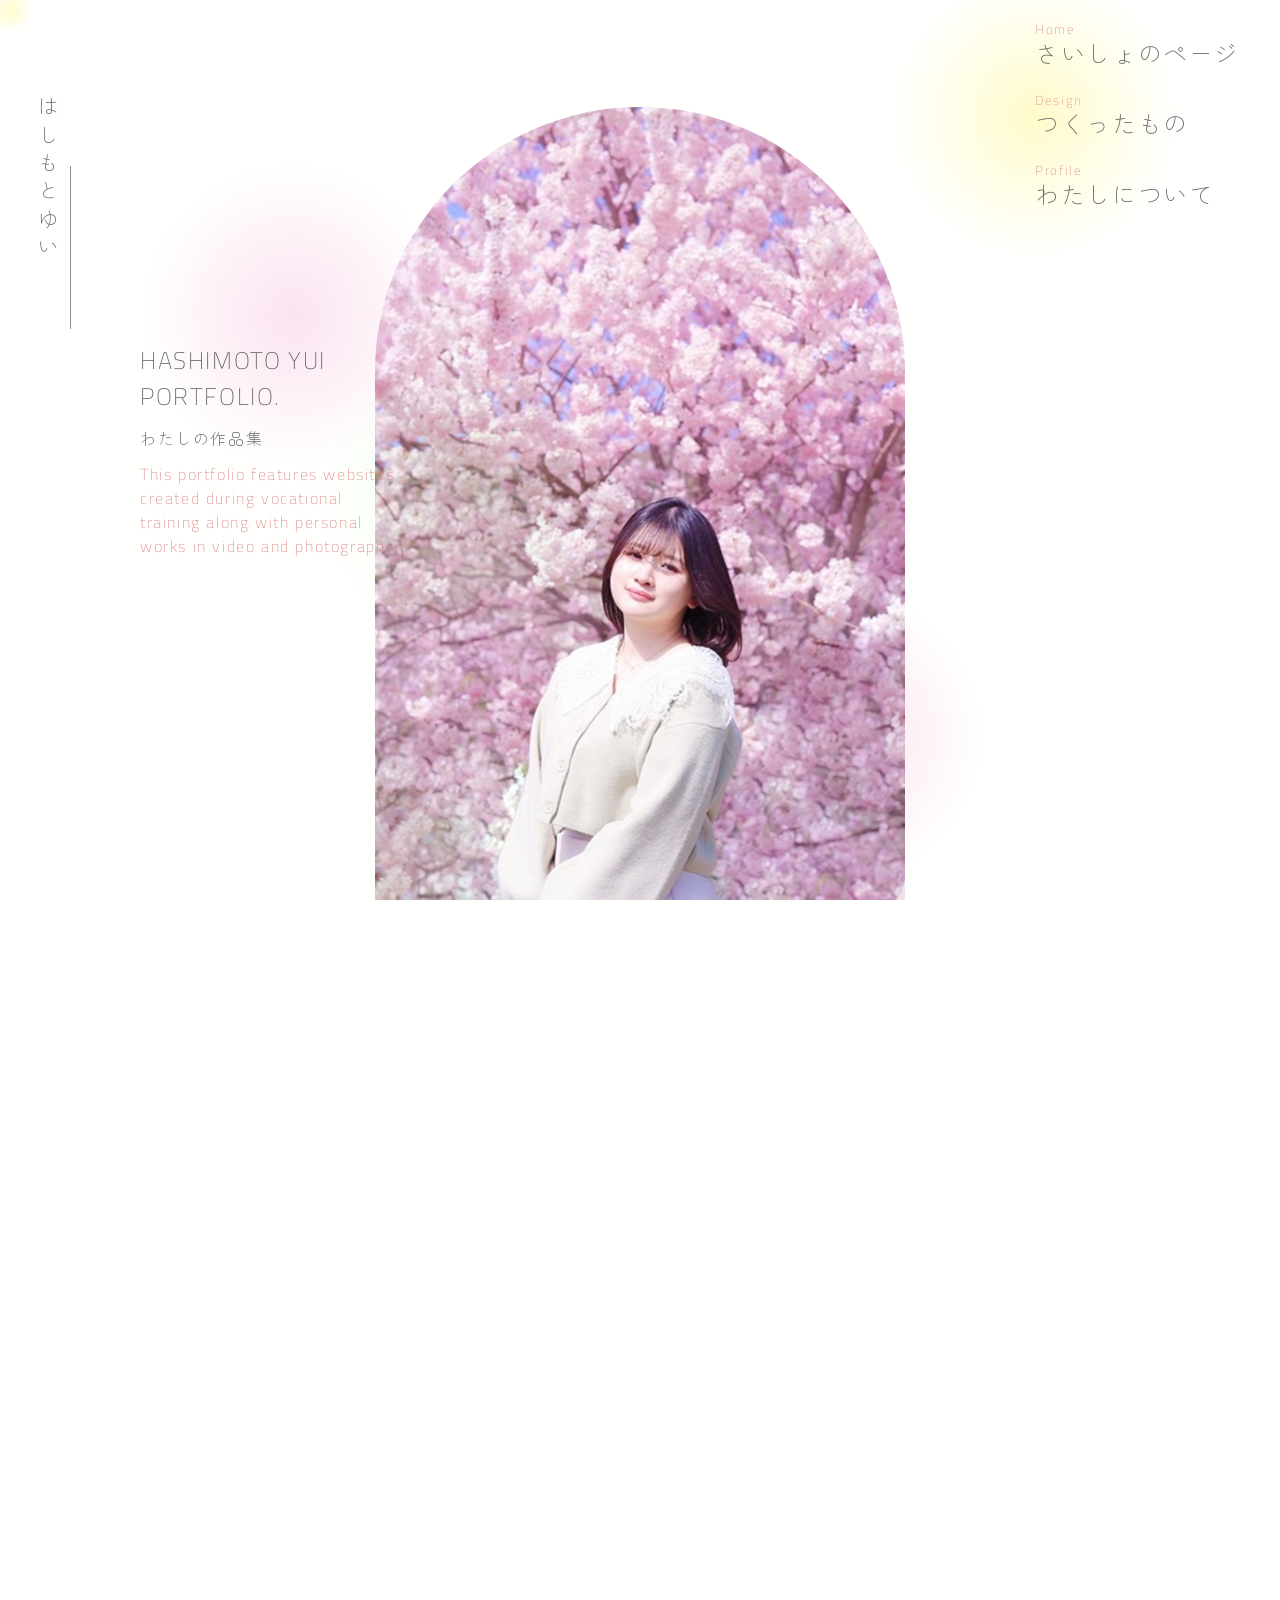
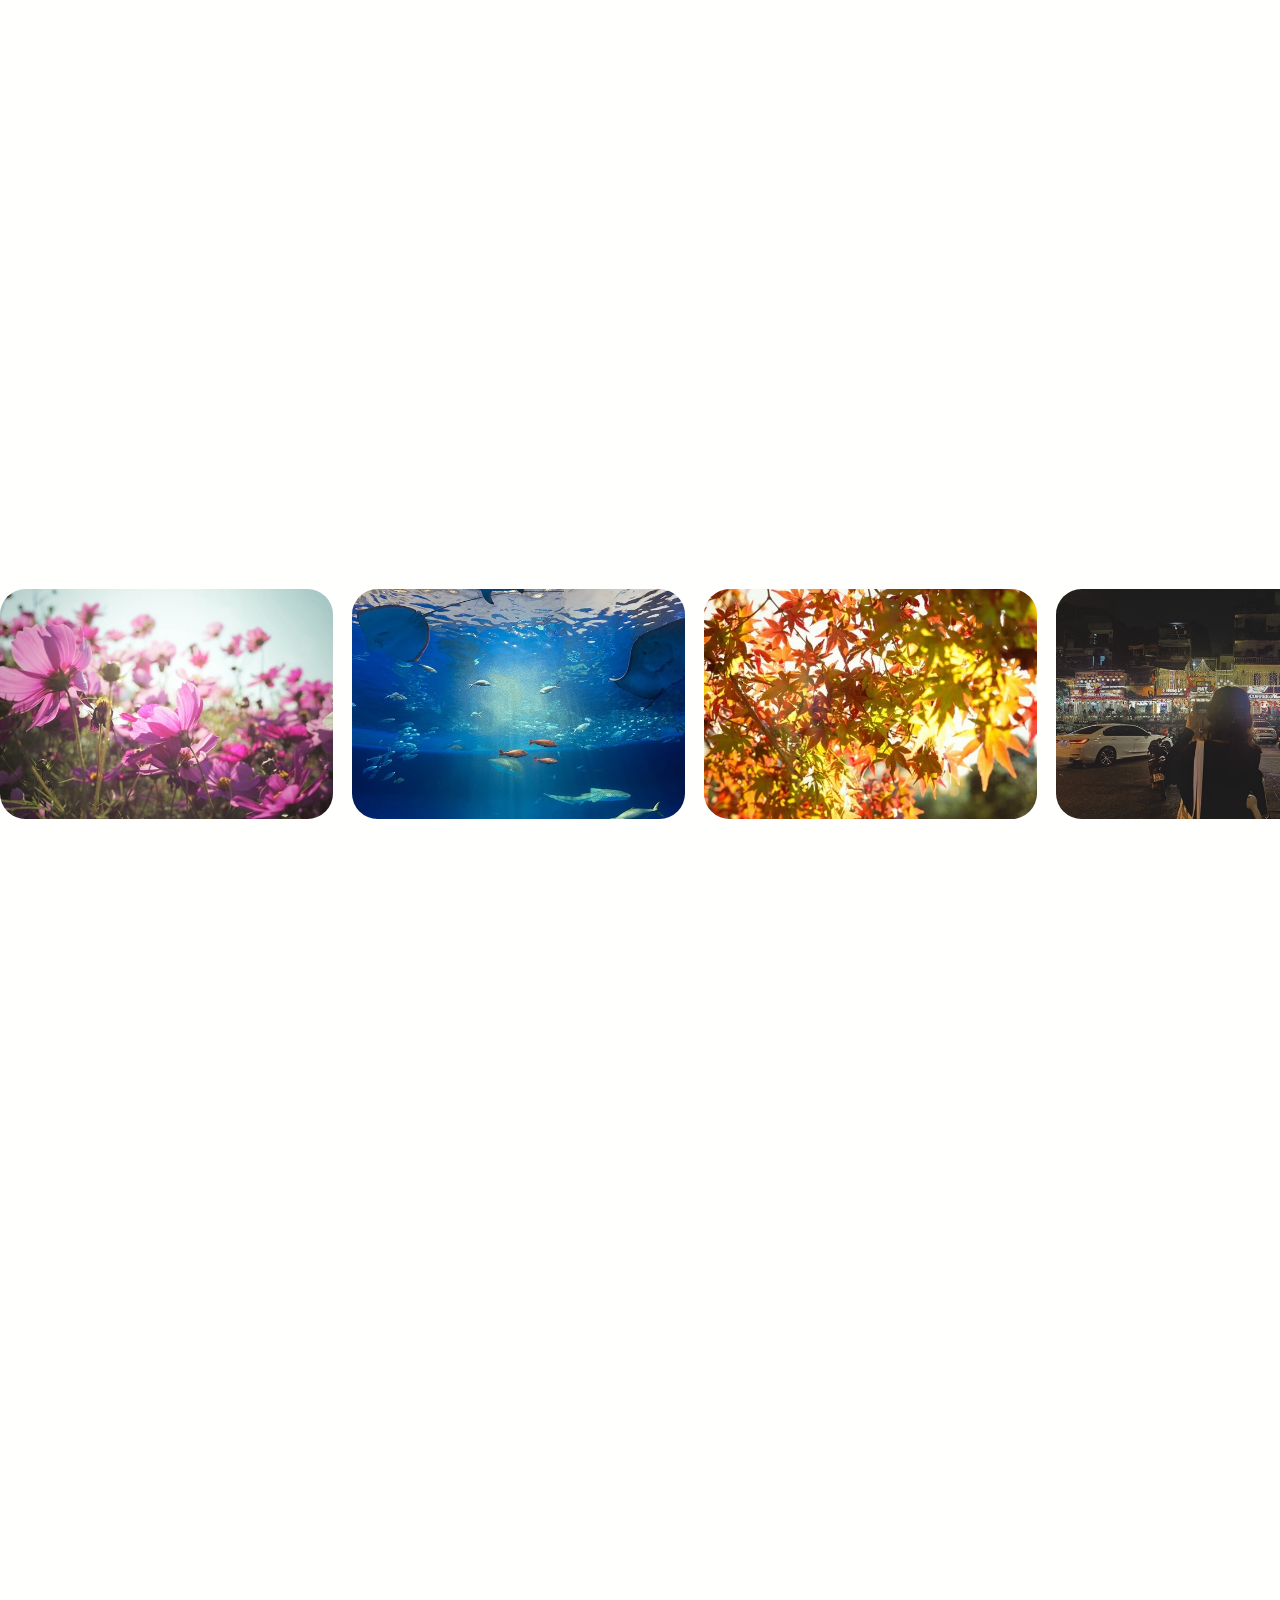
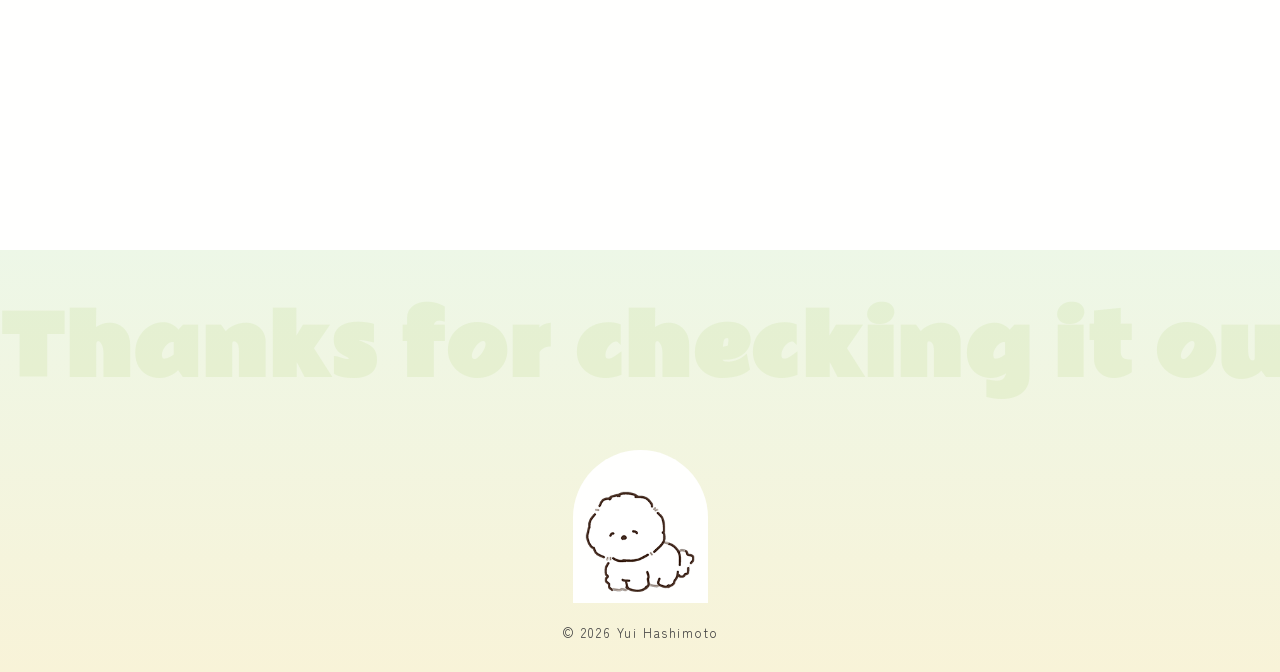
<file: index.html>
<!DOCTYPE html>
<html lang="ja">
<head>
	<meta charset="utf-8">
	<meta name="viewport" content="width=device-width, initial-scale=1">
	<title>はしもとゆいのポートフォリオ</title>
	<!--IEの互換防止-->
	<meta http-equiv="X-UA-Compatible" content="IE=Edge">
	<!--携帯電話リンク防止-->
	<meta name="format-detection" content="telephone=no">
	<!--CSS読み込み-->
	<link rel="stylesheet" href="css/style.css">
	<!--JS読み込み-->
	<script src="js/common.js" defer></script>
	<!--AOSJS-->
   <link href="https://unpkg.com/aos@2.3.1/dist/aos.css" rel="stylesheet">
	<!--Google fontからfont読み込み-->
	<link rel="preconnect" href="https://fonts.googleapis.com">
	<link rel="preconnect" href="https://fonts.gstatic.com" crossorigin>
	<link href="https://fonts.googleapis.com/css2?family=Rammetto+One&family=Titillium+Web:ital,wght@0,200;0,300;1,200&family=Zen+Maru+Gothic:wght@300;400;500&display=swap" rel="stylesheet">
</head>
<body>
	<div class="wrap">
		<header class="header">
			<nav id="nav" class="nav">
				<a href="index.html#top" class="nav-item">
					<span class="title-sub">Home</span>
					<span class="nav-main">さいしょのページ</span>
				</a>
				<a href="index.html#works" class="nav-item">
					<span class="title-sub">Design</span>
					<span class="nav-main">つくったもの</span>
				</a>
				<a href="index.html#profile" class="nav-item">
					<span class="title-sub">Profile</span>
					<span class="nav-main">わたしについて</span>	
				</a>
			</nav>
			<div class="overlay"></div>
		</header>

		<main class="main">
			<a href="#top" class="vertical">はしもとゆい</a>
			<div id="top" class="hero inner">
				<div class="text">
					<h1 class="top-title">HASHIMOTO YUI<br>PORTFOLIO.</h1>
					<p class="h1-sub">わたしの作品集</p>
					<p class="sub">
						This portfolio features websites<br>
						created during vocational<br>
						training along with personal<br>
						works in video and photography.
					</p>
				</div>

				<div class="top-img">
					<img src="img/top.jpg" alt="はしもとゆい">
				</div>
			</div>

			<!--works section-->
			<section id="works" class="works inner">
					<div class="works-head" data-aos="fade-up">
						<span class="title-sub">Design</span>
						<h2 class="section-title">つくったもの</h2>
						<p class="section-text">
							職業訓練で制作したWebサイトと、趣味で取り組んでいる動画・写真作品を掲載しています。<br>
							企画から制作まで、自分の手で形にしたものをまとめました。
	   				</p>
					</div>

					<!--item1-->
					<div class="work-item" data-aos="fade-up">
						<div class="work-image">
							<img src="img/undyra.jpg" alt="Undyra flower shop">
						</div>

						<div class="work-content">
							<p class="work-category">Website ｜ <span class="thin">自主制作</span></p>
							<h3 class="work-title">Undyra flower shop</h3>
							<p class="work-text">
								「社会の誰かが喜ぶサイト」という<br>
								共通のテーマでWebサイトを制作しました
							</p>
							<p class="work-tag">Planning ｜ Design ｜ Coding</p>

							<a href="undyra.html" class="more-link">
								もっとみる
								<span>→</span>
							</a>
						</div>
					</div>

					<!--item2-->
					<div class="work-item reverse" data-aos="fade-up">
						<div class="work-image">
							<img src="img/portfolio.jpg" alt="ポートフォリオ">
						</div>

						<div class="work-content">
							<p class="work-category">Website ｜ <span class="thin">自主制作</span></p>
							<h3 class="work-title">ポートフォリオ</h3>
							<p class="work-text">
								これまでに制作した作品をまとめ、<br>
								ポートフォリオとして形にしました
							</p>
							<p class="work-tag">Planning ｜ Design ｜ Coding</p>

							<a href="portfolio.html" class="more-link">
								もっとみる
								<span>→</span>
							</a>
						</div>
					</div>

					<!--item3-->
					<div class="work-item" data-aos="fade-up">
						<div class="work-image">
							<img src="img/clinic.jpg" alt="このはな病院">
						</div>

						<div class="work-content">
							<p class="work-category">Website ｜ <span class="thin">自主制作</span></p>
							<h3 class="work-title">このはな病院</h3>
							<p class="work-text">
								病院サイトをテーマに<br>
								動物病院のHPを制作しました
							</p>
							<p class="work-tag">Planning ｜ Design ｜ Coding</p>

							<a href="clinic.html" class="more-link">
								もっとみる
								<span>→</span>
							</a>
						</div>
					</div>

					<!--item4-->
					<div class="work-item reverse" data-aos="fade-up">
						<div class="work-image">
							<img src="img/cafe.jpg" alt="Rune cafe">
						</div>

						<div class="work-content">
							<p class="work-category">Website ｜ <span class="thin">自主制作</span></p>
							<h3 class="work-title">Rune cafe（TOPのみ）</h3>
							<p class="work-text">
								職業訓練での最初の課題として<br>
								カフェサイトのトップページを制作しました
							</p>
							<p class="work-tag">Planning ｜ Design ｜ Coding</p>

							<a href="cafe.html" class="more-link">
								もっとみる
								<span>→</span>
							</a>
						</div>
					</div>

					<!--item5-->
					<div class="work-item" data-aos="fade-up">
						<div class="work-movie">
							<a href="https://www.youtube.com/watch?v=dEHIqq2Hoqo" target="_blank" class="video-thumb">
								<img src="img/yomosugara.jpg" alt="夜もすがら君想ふ">
								<span class="play-btn">▶</span>
							</a>
						</div>

						<div class="work-content">
							<p class="work-category">Movie ｜ <span class="thin">個人依頼</span></p>
							<h3 class="work-title">夜もすがら君想ふ</h3>
							<p class="work-text">
								歌ってみた動画のPVを制作しました<br>
								イラストも担当しています
							</p>
							<p class="work-tag">Planning ｜ Design ｜ illustration ｜ Video Editing</p>

							<a href="yomosugara.html" class="more-link">
								もっとみる
								<span>→</span>
							</a>
						</div>
					</div>

					<!--item6-->
					<div class="work-item reverse" data-aos="fade-up">
							<div class="work-movie">
							<a href="https://www.youtube.com/watch?v=ngOwMPKmfDs" target="_blank" class="video-thumb">
								<img src="img/kyusyu.jpg" alt="九州の魅力紹介">
								<span class="play-btn">▶</span>
							</a>
						</div>

						<div class="work-content">
							<p class="work-category">Movie ｜ <span class="thin">自主制作</span></p>
							<h3 class="work-title">九州の魅力紹介</h3>
							<p class="work-text">
								九州の魅力を紹介する動画を<br>
								ナレーション付きで制作しました
							</p>
							<p class="work-tag">Planning ｜ Design ｜ Narration  |  Video Editing</p>

							<a href="kyusyu.html" class="more-link">
								もっとみる
								<span>→</span>
							</a>
						</div>					
					</div>

					<!--item7-->
					<div class="work-item" data-aos="fade-up">
						<div class="work-movie">
							<a href="https://www.youtube.com/watch?v=3dKa9_upob4" target="_blank" class="video-thumb">
								<img src="img/wedding.jpg" alt="ウェディングムービー">
								<span class="play-btn">▶</span>
							</a>
						</div>

						<div class="work-content">
							<p class="work-category">Movie ｜ <span class="thin">個人依頼</span></p>
							<h3 class="work-title">ウェディングムービー</h3>
							<p class="work-text">
								結婚式で実際に使用した<br>
								オープニングムービーを制作しました
							</p>
							<p class="work-tag">Planning ｜ Design ｜ Photography  |  Video Editing</p>

							<a href="wedding.html" class="more-link">
								もっとみる
								<span>→</span>
							</a>
						</div>						
					</div>
					<!--item8-->
					<div class="work-item reverse" data-aos="fade-up">
						<div class="work-banner">
							<img src="img/Smile Insurance.jpg" alt="Smile Insurance">
						</div>

						<div class="work-content">
							<p class="work-category">Banner ｜ <span class="thin">自主制作</span></p>
							<h3 class="work-title">スマイル保険</h3>
							<p class="work-text">
								「無料で気軽に相談できる保険サービス」をテーマに<br>
								オンライン予約へ誘導するためのバナーを制作しました
							</p>
							<p class="work-tag">Planning ｜ Design</p>

							<a href="banner.html" class="more-link">
								もっとみる
								<span>→</span>
							</a>
						</div>
					</div>

			</section>

			<!--bg-->
			<div class="bg-slider">
			  <div class="bg-slider-inner">
			    <img src="img/flour.jpeg" alt="コスモス">
			    <img src="img/sea.jpeg" alt="海の生き物">
			    <img src="img/autumn.jpeg" alt="秋の紅葉">
			    <img src="img/portrait.jpeg" alt="ポートレート">
			    <img src="img/orca.jpeg" alt="シャチ">
			    <img src="img/muffin.jpeg" alt="お菓子">
			    <img src="img/perfume.jpg" alt="香水">

			    <!-- ループ用に同じものもう一回 -->
			    <img src="img/flour.jpeg" alt="コスモス">
			    <img src="img/sea.jpeg" alt="海の生き物">
			    <img src="img/autumn.jpeg" alt="秋の紅葉">
			    <img src="img/portrait.jpeg" alt="ポートレート">
			    <img src="img/orca.jpeg" alt="シャチ">
			    <img src="img/muffin.jpeg" alt="お菓子">
			    <img src="img/perfume.jpg" alt="香水">
			     <!-- ループ用に同じものもう一回 -->
			    <img src="img/flour.jpeg" alt="コスモス">
			    <img src="img/sea.jpeg" alt="海の生き物">
			    <img src="img/autumn.jpeg" alt="秋の紅葉">
			    <img src="img/portrait.jpeg" alt="ポートレート">
			    <img src="img/orca.jpeg" alt="シャチ">
			    <img src="img/muffin.jpeg" alt="お菓子">
			    <img src="img/perfume.jpg" alt="香水">
			  </div>
			</div>

			<!--profile section-->
			<section id="profile" class="profile inner">
				<div class="profile-head" data-aos="fade-up">
					<span class="title-sub">Profile</span>
					<h2 class="section-title">わたしについて</h2>
				</div>

				<div class="profile-area" data-aos="fade-up">
					<div class="profile-image">
						<img src="img/profile.jpg" alt="はしもとゆい">
					</div>
					<div class="profile-text">
						<h3 class="profile-name">
							はしもと　ゆい<br>
							<span>Hashimoto Yui</span>
						</h3>

						<p class="profile-birth">
							1998.06.15生まれ 27歳
						</p>

						<p class="profile-description">

							建設機械のレンタルサービス業界の営業事務を辞め、
							以前より興味のあったWebデザインについて学び始めました。<br>
							幼い頃からものづくりが好きで、自分のつくったもので誰かの足を止めることができることに喜びを感じています。営業事務として培ってきた周りのニーズに応える力やプレゼン能力を活かし、「人生をより豊かにするデザイン」を届け、多くの人の力になることができるWebデザイナーを目指しています。
						</p>

						<a href="profile.html" class="more-link">
							もっとみる
							<span>→</span>
						</a>
					</div>
				</div>
			</section>
		</main>

		<!--footer-->
		<footer class="footer">
			<p class="footer-message">
				Thanks for checking it out.
			</p>

			<div class="footer-icon">
				<img src="img/inu-huwahuwa.png" alt="footer icon">
			</div>

			<p class="copyright">
			  © 2026 Yui Hashimoto
			</p>
		</footer>
	</div>

		<!--js-->
			<div id="mouse-stalker" class="mouse-stalker"></div>
		    <script src="https://unpkg.com/aos@2.3.1/dist/aos.js"></script>
		    <script>
			     AOS.init();
		    </script>
</body>
</html>
</file>
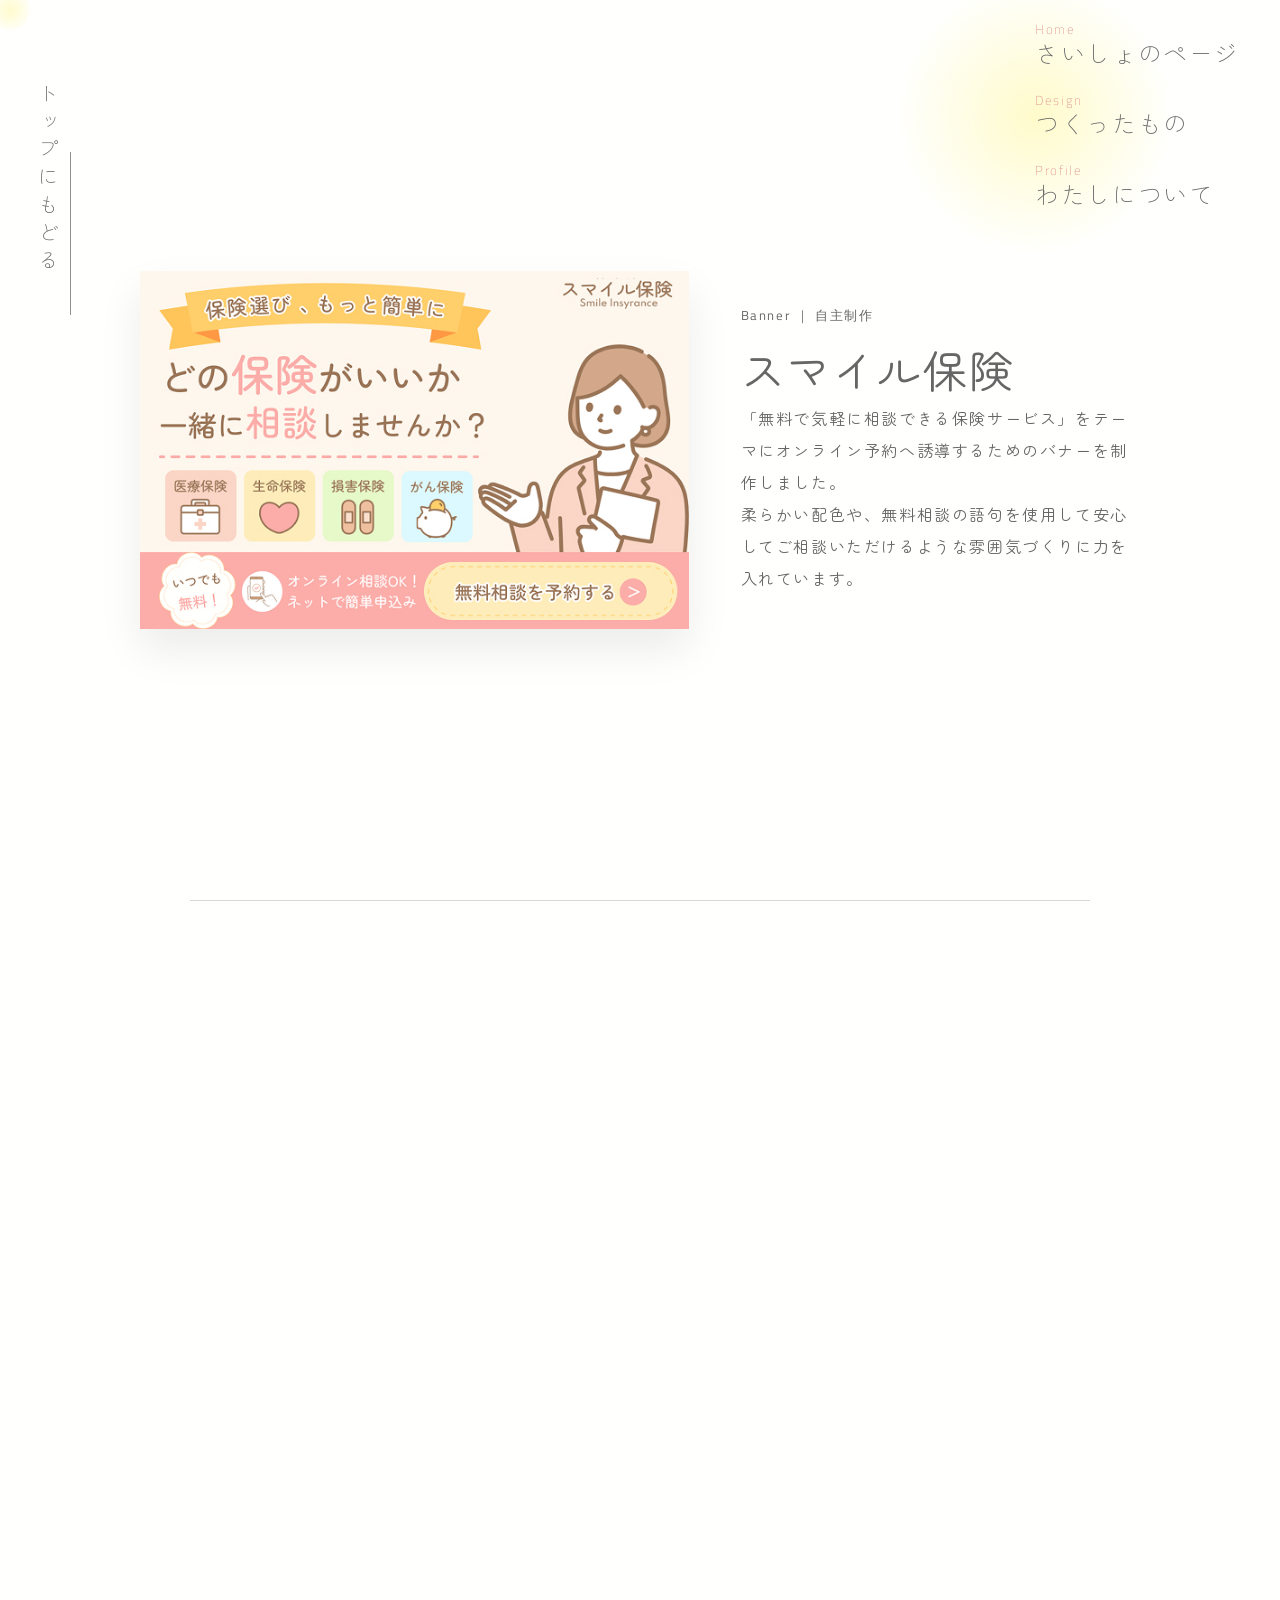
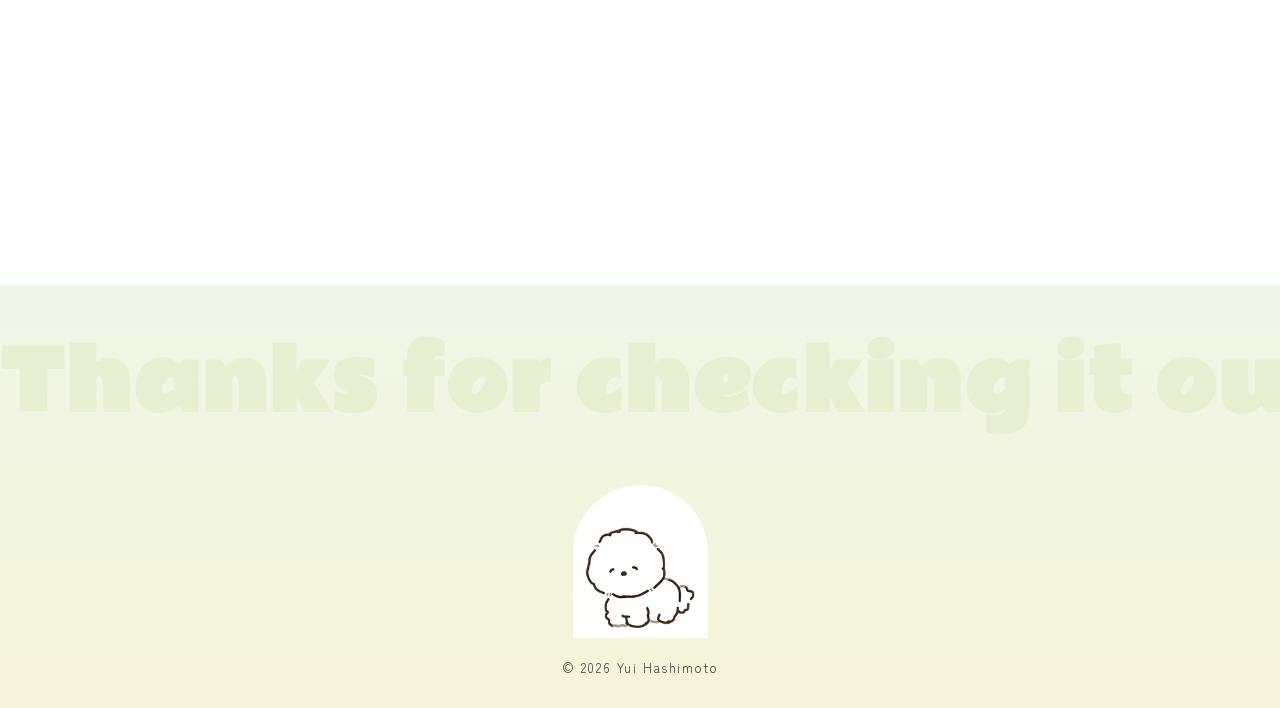
<file: banner.html>
<!DOCTYPE html>
<html lang="ja">
<head>
	<meta charset="utf-8">
	<meta name="viewport" content="width=device-width, initial-scale=1">
	<title>九州の魅力紹介-はしもとゆいのポートフォリオ</title>
	<!--IEの互換防止-->
	<meta http-equiv="X-UA-Compatible" content="IE=Edge">
	<!--携帯電話リンク防止-->
	<meta name="format-detection" content="telephone=no">
	<!--CSS読み込み-->
	<link rel="stylesheet" href="css/style.css">
	<!--JS読み込み-->
	<script src="js/common.js" defer></script>
	<!--AOSJS-->
   <link href="https://unpkg.com/aos@2.3.1/dist/aos.css" rel="stylesheet">
	<!--Google fontからfont読み込み-->
	<link rel="preconnect" href="https://fonts.googleapis.com">
	<link rel="preconnect" href="https://fonts.gstatic.com" crossorigin>
	<link href="https://fonts.googleapis.com/css2?family=Rammetto+One&family=Titillium+Web:ital,wght@0,200;0,300;1,200&family=Zen+Maru+Gothic:wght@300;400;500&display=swap" rel="stylesheet">
</head>
<body>
	<div class="wrap">
		<header class="header">

			<button class="hamburger" id="hamburger">
				<span></span>
				<span></span>
				<span></span>
			</button>

			<nav id="nav" class="nav">
				<a href="index.html#top" class="nav-item">
					<span class="title-sub">Home</span>
					<span class="nav-main">さいしょのページ</span>
				</a>
				<a href="index.html#works" class="nav-item">
					<span class="title-sub">Design</span>
					<span class="nav-main">つくったもの</span>
				</a>
				<a href="profile.html" class="nav-item">
					<span class="title-sub">Profile</span>
					<span class="nav-main">わたしについて</span>	
				</a>
			</nav>
			<div class="overlay"></div>
		</header>

		<main class="main">
			<a href="#top" class="vertical">トップにもどる</a>
			<!--profile section-->
			<section class="work-hero-movie inner">
				<div class="work-movie-more">
					<a href="https://www.youtube.com/watch?v=ngOwMPKmfDs" target="_blank" class="video-thumb">
					<div class="work-hero-movie-img">
					<img src="img/Smile Insurance.jpg" alt="スマイル保険バナー">
					</div>
					</a>
				</div>
				<div class="work-hero-text">
					<p class="work-category">Banner ｜ <span class="thin">自主制作</span></p>
					<h1 class="work-title-more">スマイル保険</h1>
					<p class="work-text-more">
						「無料で気軽に相談できる保険サービス」をテーマにオンライン予約へ誘導するためのバナーを制作しました。<br>
						柔らかい配色や、無料相談の語句を使用して安心してご相談いただけるような雰囲気づくりに力を入れています。
					</p>
				</div>
    		</section>

		    <section class="detail-list-movie inner movie-detail">

		      <div class="detail-row" data-aos="fade-up">
		        <h2 class="detail-title">ターゲット</h2>
		        <div class="detail-content">
		          「どの保険を選べばいいかわからない」と感じている20代〜40代の方。<br>
		          また、気軽にオンラインで相談したいと考えている忙しい社会人や子育て世代。
		        </div>
		      </div>

		      <div class="detail-row" data-aos="fade-up">
		        <h2 class="detail-title">目的</h2>
		        <div class="detail-content">
					保険相談に対する「難しそう」「営業されそう」という不安を和らげ、
					無料で気軽に相談できるサービスであることを伝えること。
					オンライン予約へ自然に誘導し、相談のハードルを下げること。
		        </div>
		      </div>

		      <div class="detail-row" data-aos="fade-up">
		        <h2 class="detail-title">構成のこだわり</h2>
		        <div class="detail-content">
		        	「保険選びをもっと簡単に」という悩みを最初に配置し、
		        	ユーザーが共感しやすい流れを意識しました。
		        	その後に保険の種類や無料相談の情報を整理して配置することで、
		        	短時間でも内容が伝わりやすい構成にしています。
		        </div>
		      </div>

		      <div class="detail-row" data-aos="fade-up">
		        <h2 class="detail-title">デザインのこだわり</h2>
		        <div class="detail-content">
					ピンクやベージュを基調に、
					やさしく親しみやすい雰囲気になるようデザインしました。
					イラストを使用することで相談への心理的ハードルを下げ、
					安心感を与えられるよう工夫しています。
					また、CTAボタンを下部に大きく配置し、自然に予約へ目線が流れるよう意識しました。
		        </div>
		      </div>

		      <div class="detail-row" data-aos="fade-up">
		        <h2 class="detail-title">制作期間</h2>
		        <div class="detail-content schedule">
		          <div class="schedule-item"><span>企画</span><span>1時間</span></div>
		          <div class="schedule-item"><span>デザイン</span><span>2時間</span></div>
		        </div>
		      </div>
		      <div class="detail-row" data-aos="fade-up">
		        <h2 class="detail-title">使用ツール</h2>
		        <div class="detail-content">
		          Figma
		        </div>
		      </div>
		    </section>
		</main>

		<!--footer-->
		<footer class="footer">
			<p class="footer-message">
				Thanks for checking it out.
			</p>

			<div class="footer-icon">
				<img src="img/inu-huwahuwa.png" alt="footer icon">
			</div>

			<p class="copyright">
			  © 2026 Yui Hashimoto
			</p>
		</footer>
	</div>

		<!--js-->
			<div id="mouse-stalker" class="mouse-stalker"></div>
		    <script src="https://unpkg.com/aos@2.3.1/dist/aos.js"></script>
		    <script>
			     AOS.init();
		    </script>
</body>
</html>
</file>
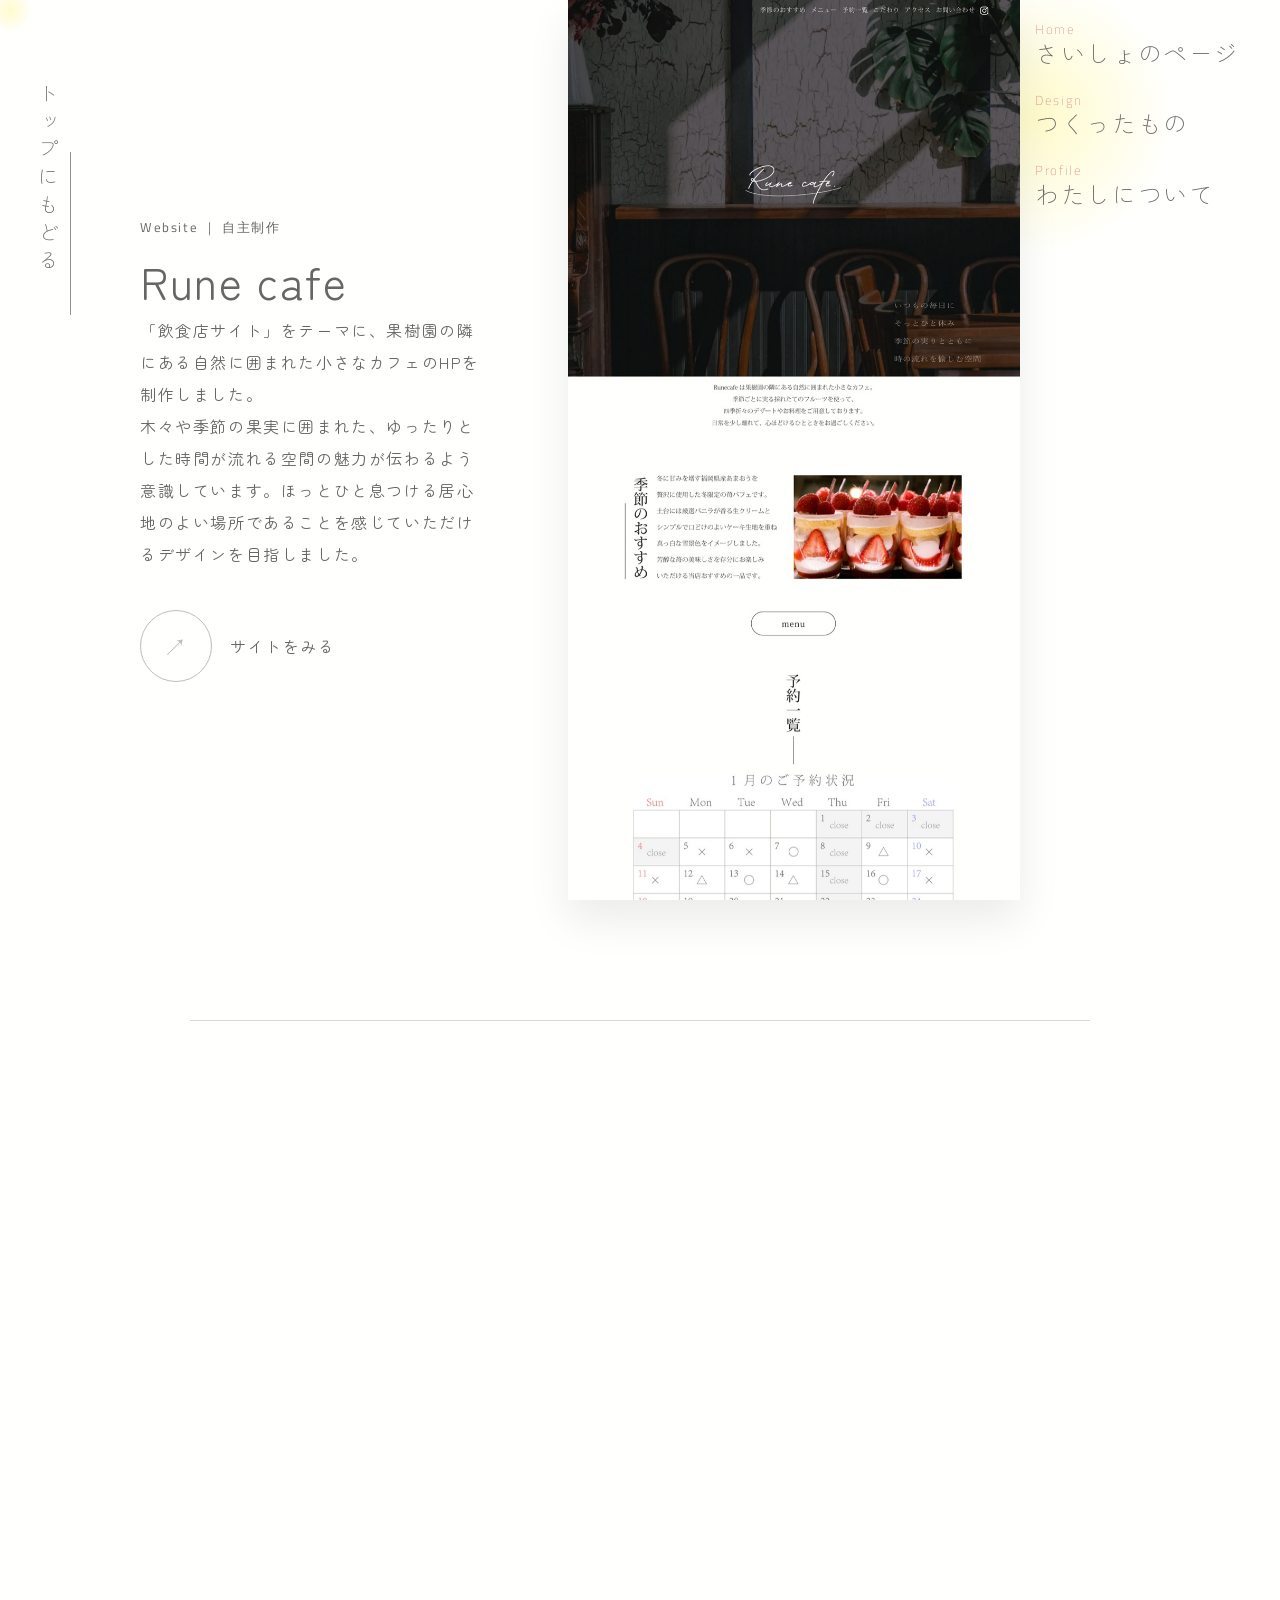
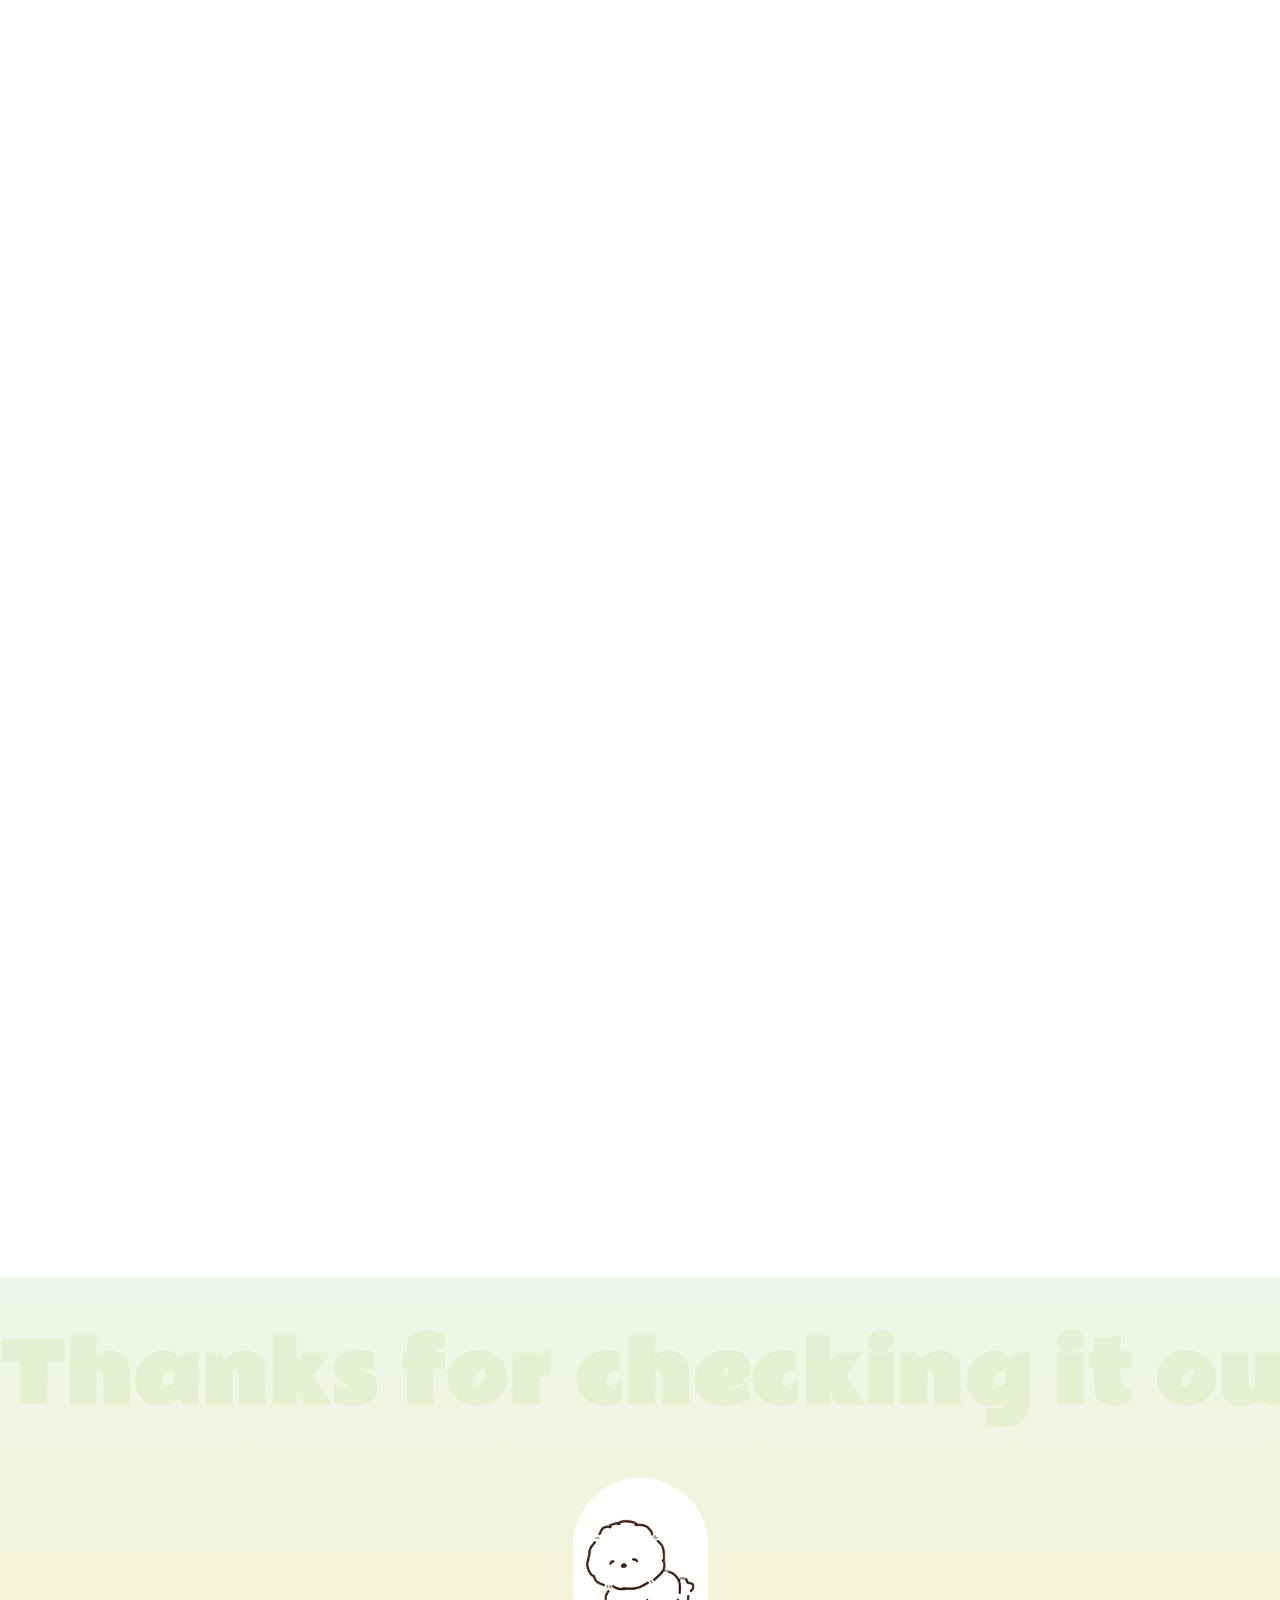
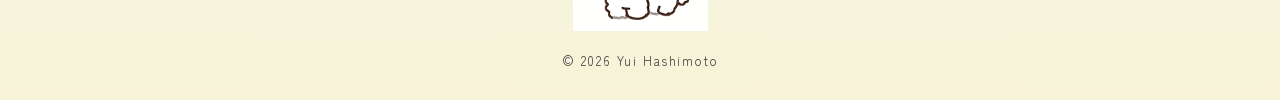
<file: cafe.html>
<!DOCTYPE html>
<html lang="ja">
<head>
	<meta charset="utf-8">
	<meta name="viewport" content="width=device-width, initial-scale=1">
	<title>Rune cafe-はしもとゆいのポートフォリオ</title>
	<!--IEの互換防止-->
	<meta http-equiv="X-UA-Compatible" content="IE=Edge">
	<!--携帯電話リンク防止-->
	<meta name="format-detection" content="telephone=no">
	<!--CSS読み込み-->
	<link rel="stylesheet" href="css/style.css">
	<!--JS読み込み-->
	<script src="js/common.js" defer></script>
	<!--AOSJS-->
   <link href="https://unpkg.com/aos@2.3.1/dist/aos.css" rel="stylesheet">
	<!--Google fontからfont読み込み-->
	<link rel="preconnect" href="https://fonts.googleapis.com">
	<link rel="preconnect" href="https://fonts.gstatic.com" crossorigin>
	<link href="https://fonts.googleapis.com/css2?family=Rammetto+One&family=Titillium+Web:ital,wght@0,200;0,300;1,200&family=Zen+Maru+Gothic:wght@300;400;500&display=swap" rel="stylesheet">
</head>
<body>
	<div class="wrap">
		<header class="header">

			<button class="hamburger" id="hamburger">
				<span></span>
				<span></span>
				<span></span>
			</button>

			<nav id="nav" class="nav">
				<a href="index.html#top" class="nav-item">
					<span class="title-sub">Home</span>
					<span class="nav-main">さいしょのページ</span>
				</a>
				<a href="index.html#works" class="nav-item">
					<span class="title-sub">Design</span>
					<span class="nav-main">つくったもの</span>
				</a>
				<a href="profile.html" class="nav-item">
					<span class="title-sub">Profile</span>
					<span class="nav-main">わたしについて</span>	
				</a>
			</nav>
			<div class="overlay"></div>
		</header>

		<main class="main">
			<a href="#top" class="vertical">トップにもどる</a>
			<!--profile section-->
			<section class="work-hero inner">
				<div class="work-hero-text">
					<p class="work-category">Website ｜ <span class="thin">自主制作</span></p>
					<h1 class="work-title-more">Rune cafe</h1>
					<p class="work-text-more">
						「飲食店サイト」をテーマに、果樹園の隣にある自然に囲まれた小さなカフェのHPを制作しました。<br>
						木々や季節の果実に囲まれた、ゆったりとした時間が流れる空間の魅力が伝わるよう意識しています。ほっとひと息つける居心地のよい場所であることを感じていただけるデザインを目指しました。
					</p>
				    <a href="https://kunren-web.com/webde/food/18hy/" class="site-link" target="_blank"
  rel="noopener noreferrer">
				      <span class="site-link-circle">↗</span>
				      <span>サイトをみる</span>
				    </a>
				</div>
				<div class="work-hero-image">
					<img src="img/cafe-top.jpg" alt="Runecafeトップ画面">
				</div>
    		</section>

		    <section class="detail-list inner">

		      <div class="detail-row" data-aos="fade-up">
		        <h2 class="detail-title">ペルソナ</h2>
		        <div class="detail-content">
		          仕事の繁忙期を乗り越え、ようやくひと息つける時間ができた20代後半の女性。<br>
		          久しぶりのまとまった休日に、自然の中でゆっくり過ごせるカフェを探している。
		        </div>
		      </div>

		      <div class="detail-row" data-aos="fade-up">
		        <h2 class="detail-title">クライアントの悩み</h2>
		        <div class="detail-content">
		          季節ごとに変わるパフェの情報をわかりやすく伝えたい。<br>
		          人気が高まり来店が増えてきたため、混雑状況を共有し、スムーズに予約できるようにしたい。
		        </div>
		      </div>

		      <div class="detail-row" data-aos="fade-up">
		        <h2 class="detail-title">目的</h2>
		        <div class="detail-content">
		          季節のパフェの情報を掲載する。<br>
		          予約状況を共有し、駐車場の情報もわかりやすく載せる。
		        </div>
		      </div>

		      <div class="detail-row" data-aos="fade-up">
		        <h2 class="detail-title">情報設計のこだわり</h2>
		        <div class="detail-content">
		        	お客様が最も知りたい季節限定メニューの情報をファーストビュー付近に配置し、その後に予約状況や来店に必要な情報へ自然につながる導線を意識しました。
					また、課題の条件としてflexやgridを使用せずに制作する必要があったため、限られた中でも違和感のない、見やすく整ったレイアウトを心がけました。
		        </div>
		      </div>

		      <div class="detail-row" data-aos="fade-up">
		        <h2 class="detail-title">デザインのこだわり</h2>
		        <div class="detail-content">
					ヒーローエリアでは、大人の隠れ家のような落ち着いた印象を感じていただけるよう、写真選びとキャッチコピーにこだわりました。
					自然に囲まれた立地の魅力が伝わるよう、木々や周囲の風景も大きく取り入れています。
					また、見出しを縦書きにすることで視線が流れるように移動し、和の趣や静かな空気感が伝わるデザインを意識しました。
		        </div>
		      </div>

		      <div class="detail-row" data-aos="fade-up">
		        <h2 class="detail-title">制作期間</h2>
		        <div class="detail-content schedule">
		          <div class="schedule-item"><span>企画</span><span>1週間</span></div>
		          <div class="schedule-item"><span>デザイン</span><span>1週間</span></div>
		          <div class="schedule-item"><span>コーディング</span><span>1週間</span></div>
		        </div>
		      </div>
		      <div class="detail-row" data-aos="fade-up">
		        <h2 class="detail-title">使用ツール</h2>
		        <div class="detail-content">
		          canva | Photoshop | illustrator | SublimeText
		        </div>
		      </div>
		    </section>
		    <section class="design-comp inner" data-aos="fade-up">
		    	<h2>
					<img src="img/cafe-hero.jpg" alt="Runecafeヒーローエリア">
				</h2>
			</section>
		</main>

		<!--footer-->
		<footer class="footer">
			<p class="footer-message">
				Thanks for checking it out.
			</p>

			<div class="footer-icon">
				<img src="img/inu-huwahuwa.png" alt="footer icon">
			</div>

			<p class="copyright">
			  © 2026 Yui Hashimoto
			</p>
		</footer>
	</div>

		<!--js-->
			<div id="mouse-stalker" class="mouse-stalker"></div>
		    <script src="https://unpkg.com/aos@2.3.1/dist/aos.js"></script>
		    <script>
			     AOS.init();
		    </script>
</body>
</html>
</file>
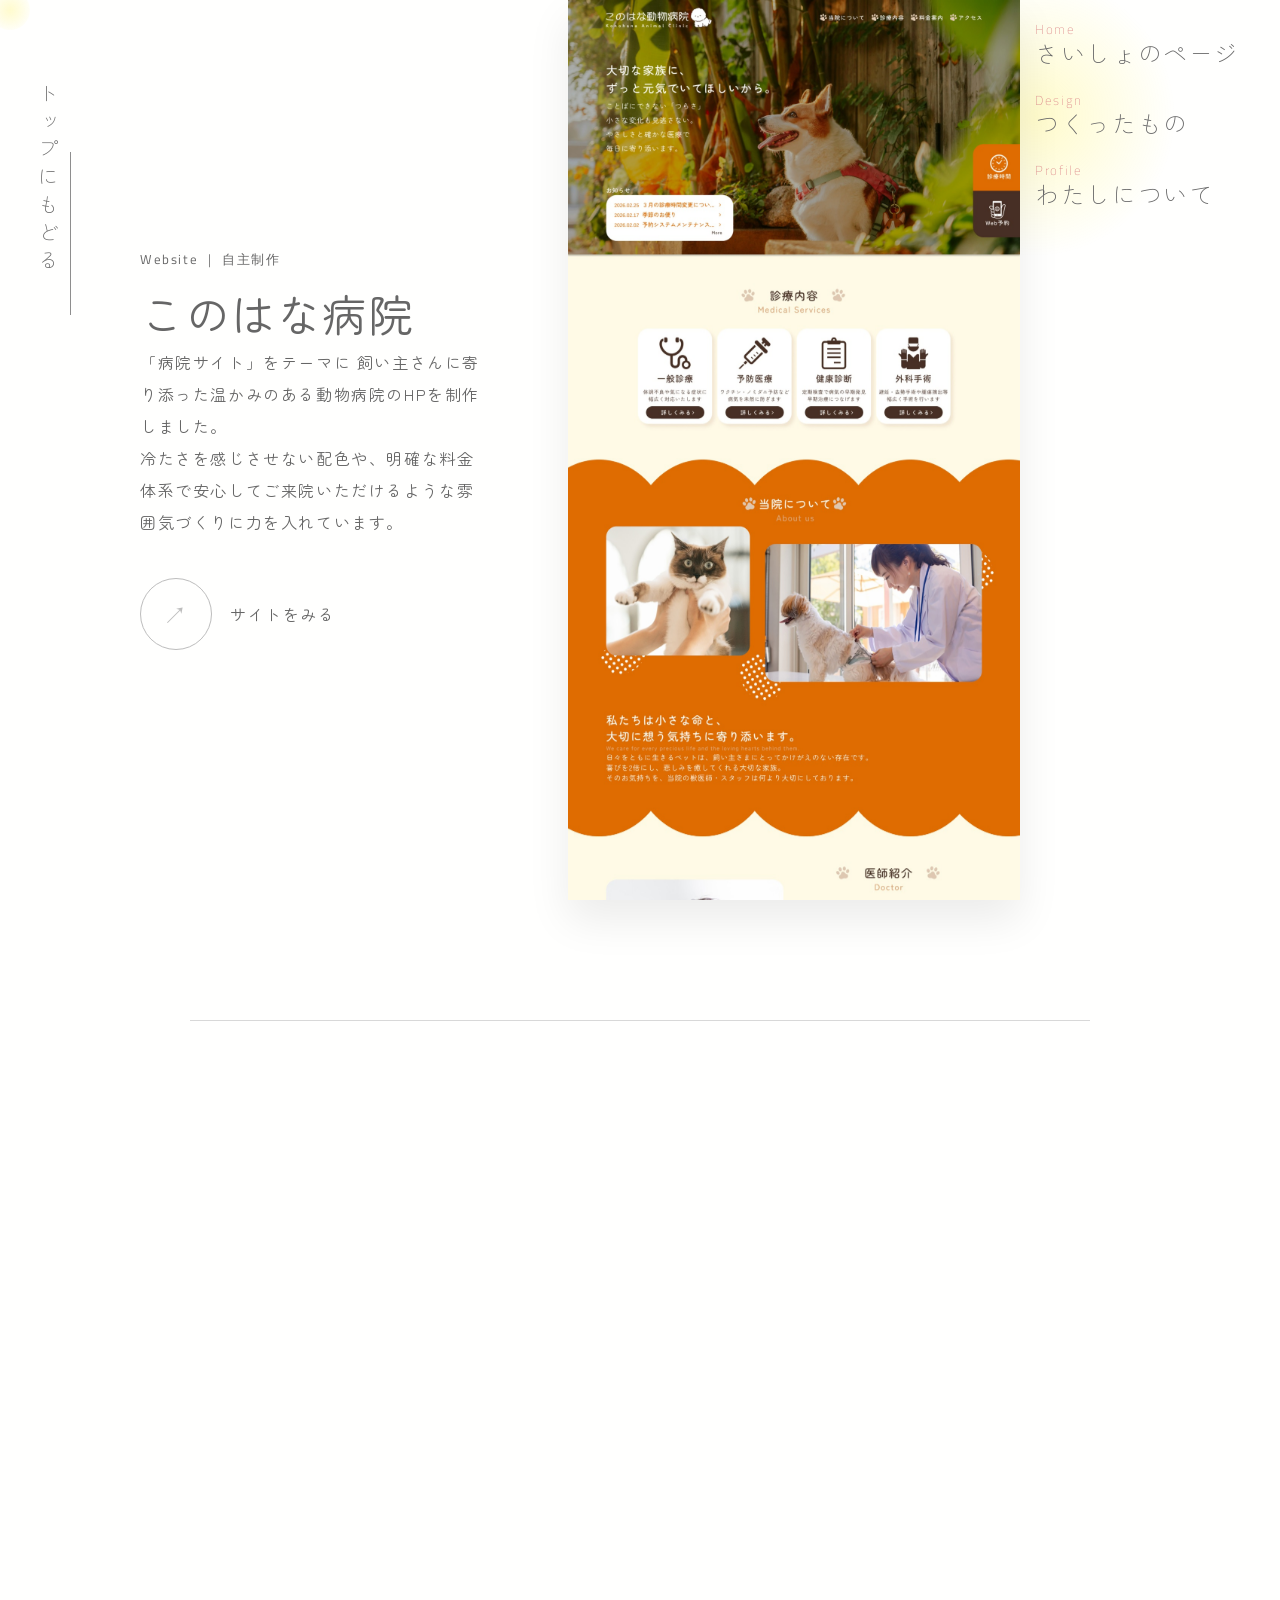
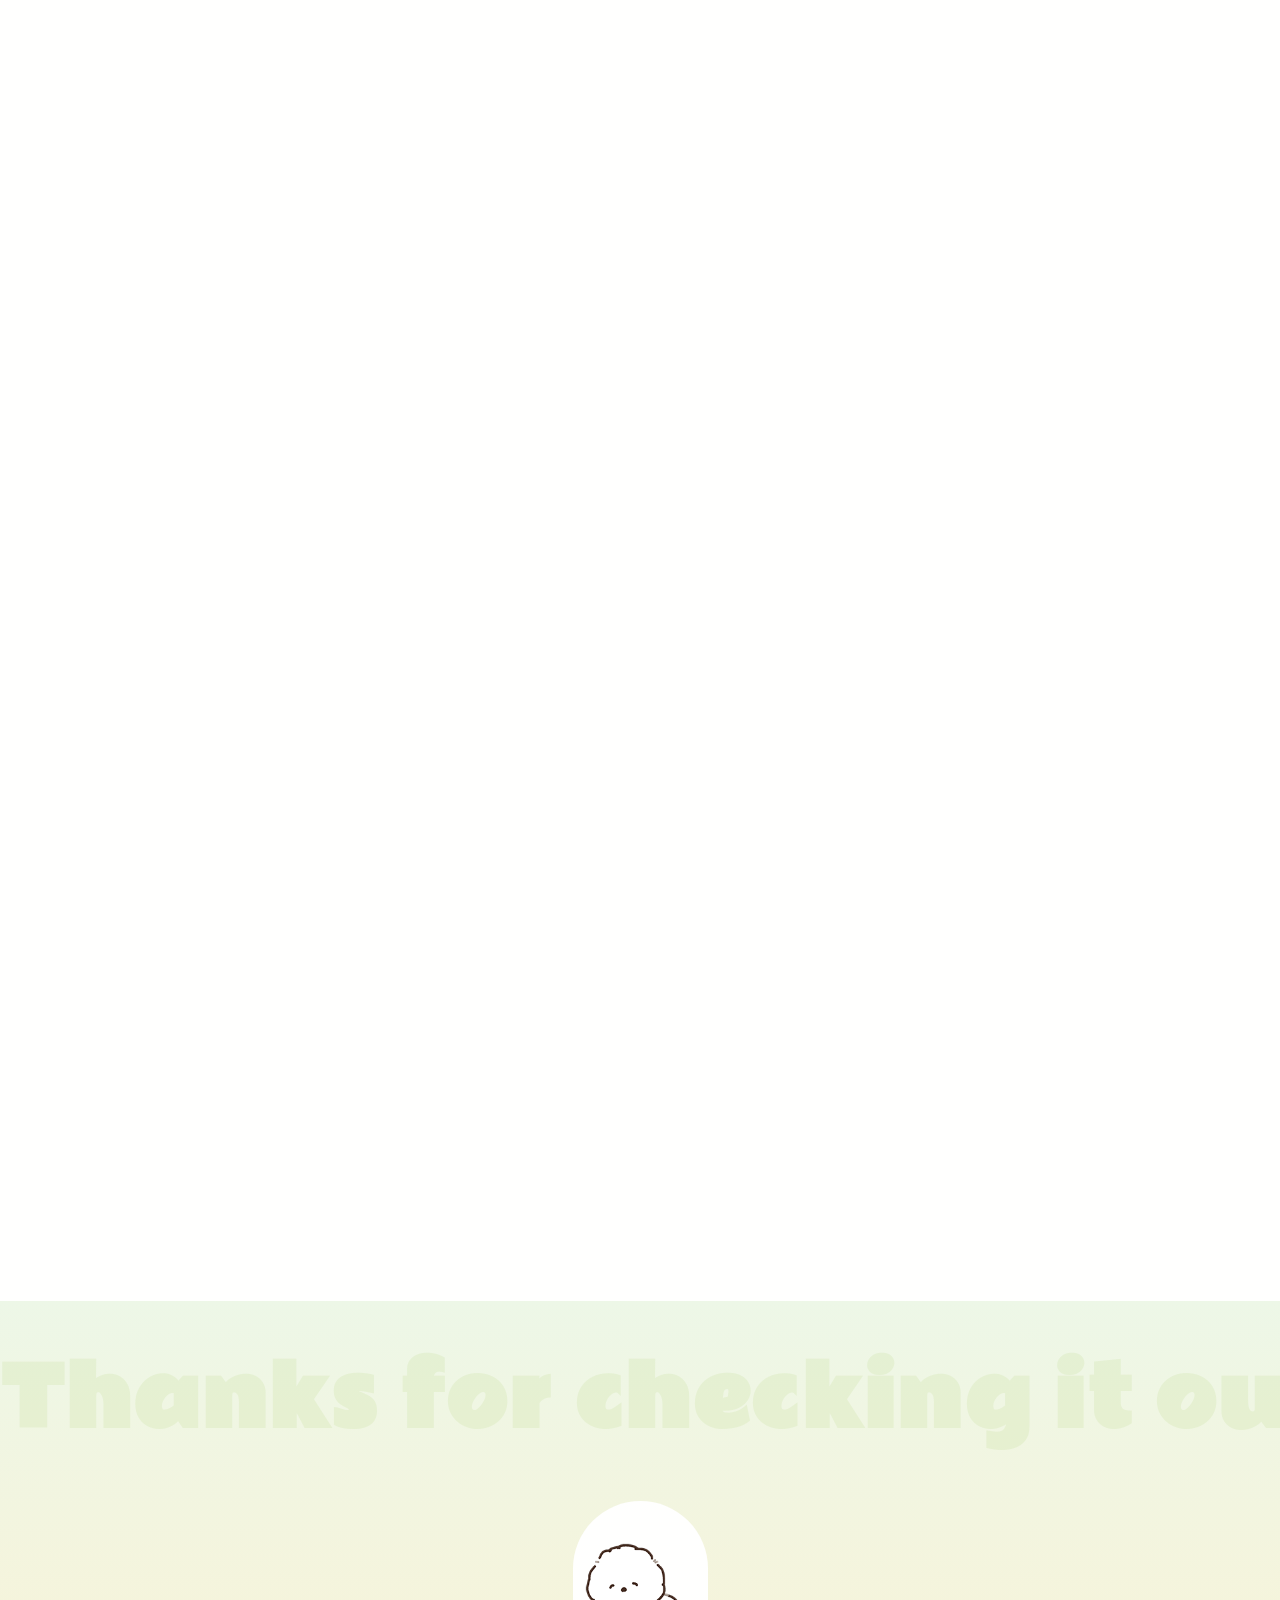
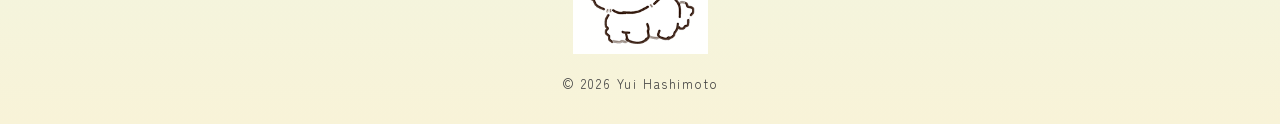
<file: clinic.html>
<!DOCTYPE html>
<html lang="ja">
<head>
	<meta charset="utf-8">
	<meta name="viewport" content="width=device-width, initial-scale=1">
	<title>このはな病院-はしもとゆいのポートフォリオ</title>
	<!--IEの互換防止-->
	<meta http-equiv="X-UA-Compatible" content="IE=Edge">
	<!--携帯電話リンク防止-->
	<meta name="format-detection" content="telephone=no">
	<!--CSS読み込み-->
	<link rel="stylesheet" href="css/style.css">
	<!--JS読み込み-->
	<script src="js/common.js" defer></script>
	<!--AOSJS-->
   <link href="https://unpkg.com/aos@2.3.1/dist/aos.css" rel="stylesheet">
	<!--Google fontからfont読み込み-->
	<link rel="preconnect" href="https://fonts.googleapis.com">
	<link rel="preconnect" href="https://fonts.gstatic.com" crossorigin>
	<link href="https://fonts.googleapis.com/css2?family=Rammetto+One&family=Titillium+Web:ital,wght@0,200;0,300;1,200&family=Zen+Maru+Gothic:wght@300;400;500&display=swap" rel="stylesheet">
</head>
<body>
	<button class="hamburger" id="hamburger">
				<span></span>
				<span></span>
				<span></span>
	</button>

	<div class="wrap">
		<header class="header">
			<nav id="nav" class="nav">
				<a href="index.html#top" class="nav-item">
					<span class="title-sub">Home</span>
					<span class="nav-main">さいしょのページ</span>
				</a>
				<a href="index.html#works" class="nav-item">
					<span class="title-sub">Design</span>
					<span class="nav-main">つくったもの</span>
				</a>
				<a href="profile.html" class="nav-item">
					<span class="title-sub">Profile</span>
					<span class="nav-main">わたしについて</span>	
				</a>
			</nav>
			<div class="overlay"></div>
		</header>

		<main class="main">
			<a href="#top" class="vertical">トップにもどる</a>
			<!--profile section-->
			<section class="work-hero inner">
				<div class="work-hero-text">
					<p class="work-category">Website ｜ <span class="thin">自主制作</span></p>
					<h1 class="work-title-more">このはな病院</h1>
					<p class="work-text-more">
						「病院サイト」をテーマに 飼い主さんに寄り添った温かみのある動物病院のHPを制作しました。<br>
						冷たさを感じさせない配色や、明確な料金体系で安心してご来院いただけるような雰囲気づくりに力を入れています。
					</p>
				    <a href="https://kunren-web.com/webde/clinic/18hy/" class="site-link" target="_blank"
  rel="noopener noreferrer">
				      <span class="site-link-circle">↗</span>
				      <span>サイトをみる</span>
				    </a>
				</div>
				<div class="work-hero-image">
					<img src="img/clinic.jpg" alt="このはな病院トップ画面">
				</div>
    		</section>

		    <section class="detail-list inner">

		      <div class="detail-row" data-aos="fade-up">
		        <h2 class="detail-title">ペルソナ</h2>
		        <div class="detail-content">
		          愛犬を家族同然のように大切にする50代の女性。<br>
		          もうすぐシニアに差し掛かるので安心して任せられる病院を探している。
		        </div>
		      </div>

		      <div class="detail-row" data-aos="fade-up">
		        <h2 class="detail-title">クライアントの悩み</h2>
		        <div class="detail-content">
		          治療方針や病院の雰囲気を知ってもらいたい。<br>
		          料金体系を明確にすることで安心してご来院いただきたい。
		        </div>
		      </div>

		      <div class="detail-row" data-aos="fade-up">
		        <h2 class="detail-title">目的</h2>
		        <div class="detail-content">
		          スタッフの写真や内装を掲載し、温かみのある印象を抱いてもらう。<br>
		          診療内容・料金・アクセスを明記して予約もスムーズに行えるようにする。
		        </div>
		      </div>

		      <div class="detail-row" data-aos="fade-up">
		        <h2 class="detail-title">情報設計のこだわり</h2>
		        <div class="detail-content">
		        	予約ボタンを固定配置にすることで、どのページからでもスムーズに予約へ進めるようにしました。
					トップページには基本的な情報を整理して掲載し、必要に応じてクリックすることで詳しい内容にたどり着ける設計にしています。
					また、フッターにもナビゲーションを設けることで、操作に慣れていない方でも最後までスクロールするだけで直感的にページ移動ができるよう工夫しました。
		        </div>
		      </div>

		      <div class="detail-row" data-aos="fade-up">
		        <h2 class="detail-title">デザインのこだわり</h2>
		        <div class="detail-content">
					あらゆる世代の方にとって使いやすいサイトを目指し、PC・スマートフォンの両方に最適化したデザインにしました。
					情報の切り替わりごとに背景を変えることで視覚的に区切りをつけ、文字サイズも大きめに設定することで、より見やすく分かりやすい構成にしています。
					また、トップページの写真やキャッチコピーにもこだわり、ペットを大切に想う気持ちに寄り添う姿勢が自然と伝わるよう工夫しました。さらに、親しみを持ってもらえるように手書きのイラストをロゴに添え、やわらかく温かみのある印象に仕上げています。
		        </div>
		      </div>

		      <div class="detail-row" data-aos="fade-up">
		        <h2 class="detail-title">制作期間</h2>
		        <div class="detail-content schedule">
		          <div class="schedule-item"><span>企画</span><span>1週間</span></div>
		          <div class="schedule-item"><span>デザイン</span><span>1週間</span></div>
		          <div class="schedule-item"><span>コーディング</span><span>2週間</span></div>
		        </div>
		      </div>
		      <div class="detail-row" data-aos="fade-up">
		        <h2 class="detail-title">使用ツール</h2>
		        <div class="detail-content">
		          ibisPaintX | Photoshop | Figma | SublimeText
		        </div>
		      </div>
		    </section>
		    <section class="design-comp inner" data-aos="fade-up">
		    	<h2>
					<img src="img/clinic-all.jpg" alt="このはな病院 デザインカンプ">
				</h2>
			</section>
		</main>

		<!--footer-->
		<footer class="footer">
			<p class="footer-message">
				Thanks for checking it out.
			</p>

			<div class="footer-icon">
				<img src="img/inu-huwahuwa.png" alt="footer icon">
			</div>

			<p class="copyright">
			  © 2026 Yui Hashimoto
			</p>
		</footer>
	</div>

		<!--js-->
			<div id="mouse-stalker" class="mouse-stalker"></div>
		    <script src="https://unpkg.com/aos@2.3.1/dist/aos.js"></script>
		    <script>
			     AOS.init();
		    </script>
</body>
</html>
</file>
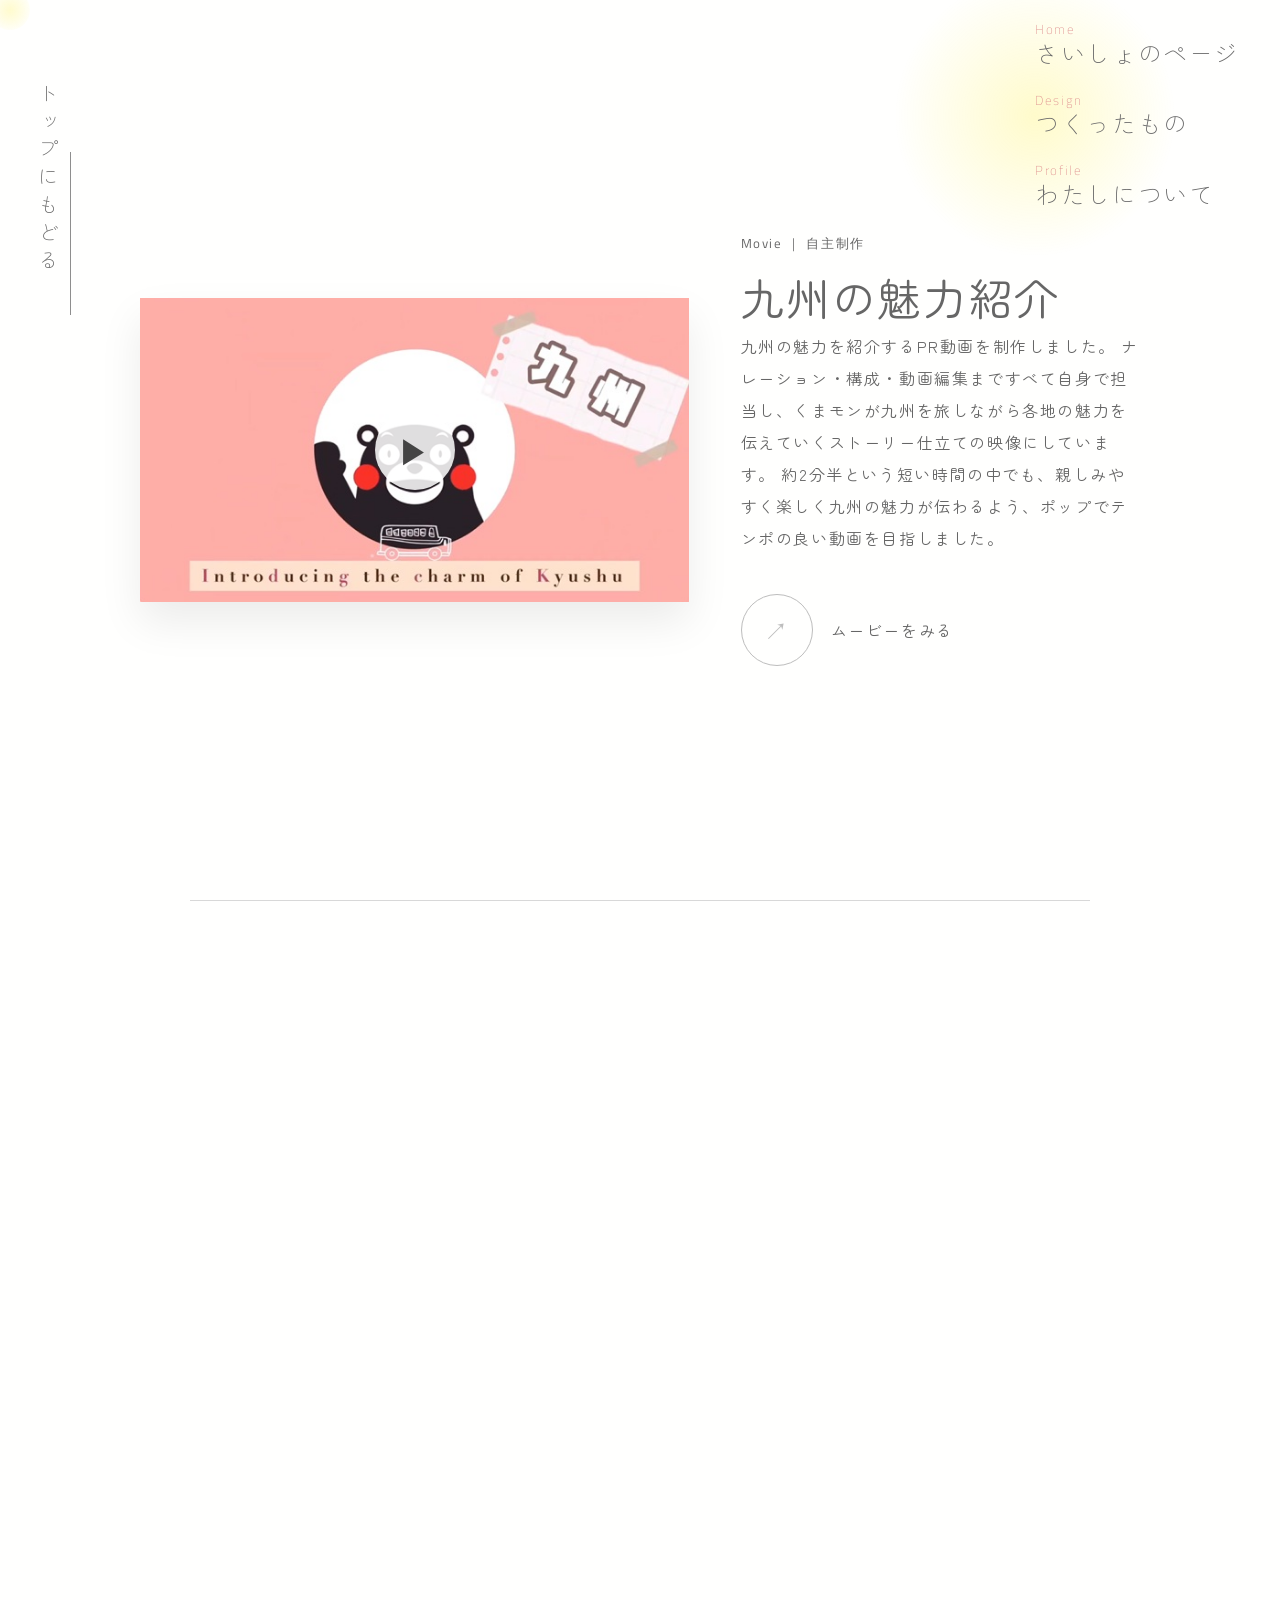
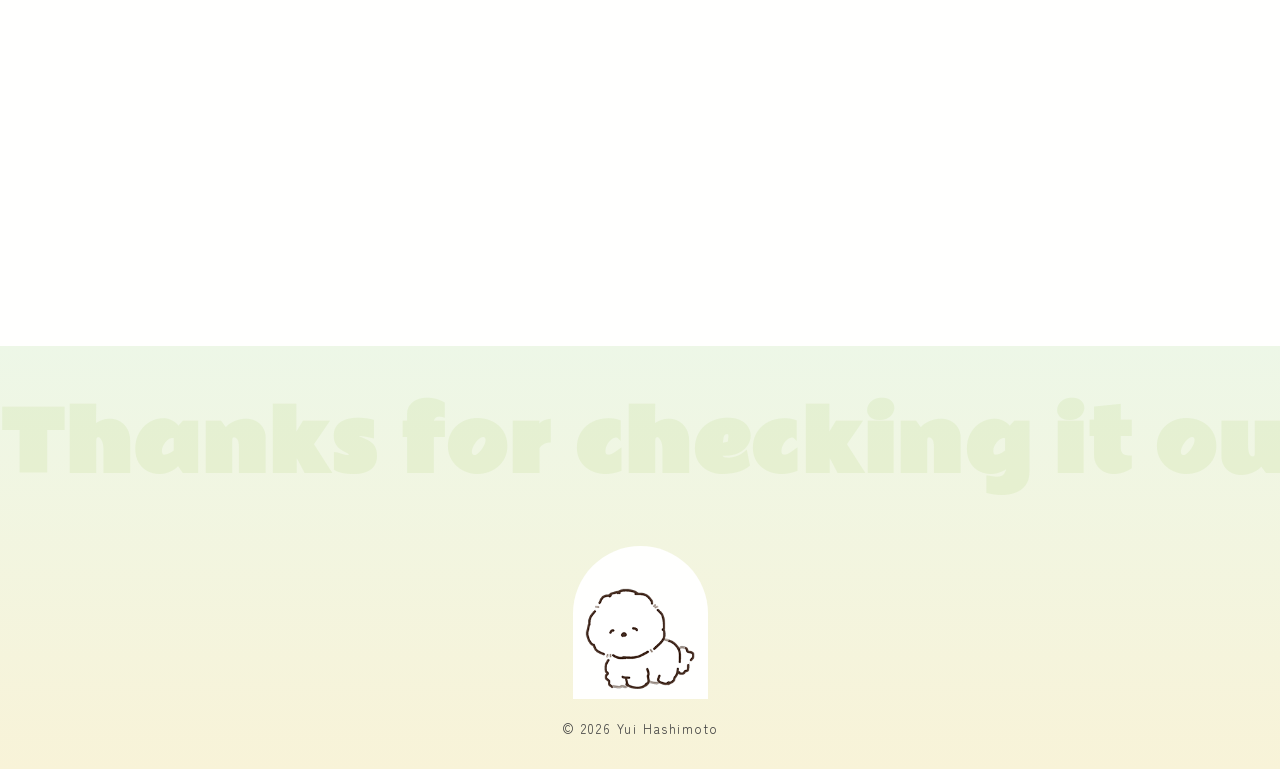
<file: kyusyu.html>
<!DOCTYPE html>
<html lang="ja">
<head>
	<meta charset="utf-8">
	<meta name="viewport" content="width=device-width, initial-scale=1">
	<title>九州の魅力紹介-はしもとゆいのポートフォリオ</title>
	<!--IEの互換防止-->
	<meta http-equiv="X-UA-Compatible" content="IE=Edge">
	<!--携帯電話リンク防止-->
	<meta name="format-detection" content="telephone=no">
	<!--CSS読み込み-->
	<link rel="stylesheet" href="css/style.css">
	<!--JS読み込み-->
	<script src="js/common.js" defer></script>
	<!--AOSJS-->
   <link href="https://unpkg.com/aos@2.3.1/dist/aos.css" rel="stylesheet">
	<!--Google fontからfont読み込み-->
	<link rel="preconnect" href="https://fonts.googleapis.com">
	<link rel="preconnect" href="https://fonts.gstatic.com" crossorigin>
	<link href="https://fonts.googleapis.com/css2?family=Rammetto+One&family=Titillium+Web:ital,wght@0,200;0,300;1,200&family=Zen+Maru+Gothic:wght@300;400;500&display=swap" rel="stylesheet">
</head>
<body>
	<div class="wrap">
		<header class="header">

			<button class="hamburger" id="hamburger">
				<span></span>
				<span></span>
				<span></span>
			</button>

			<nav id="nav" class="nav">
				<a href="index.html#top" class="nav-item">
					<span class="title-sub">Home</span>
					<span class="nav-main">さいしょのページ</span>
				</a>
				<a href="index.html#works" class="nav-item">
					<span class="title-sub">Design</span>
					<span class="nav-main">つくったもの</span>
				</a>
				<a href="profile.html" class="nav-item">
					<span class="title-sub">Profile</span>
					<span class="nav-main">わたしについて</span>	
				</a>
			</nav>
			<div class="overlay"></div>
		</header>

		<main class="main">
			<a href="#top" class="vertical">トップにもどる</a>
			<!--profile section-->
			<section class="work-hero-movie inner">
				<div class="work-movie-more">
					<a href="https://www.youtube.com/watch?v=ngOwMPKmfDs" target="_blank" class="video-thumb">
					<div class="work-hero-movie-img">
					<img src="img/kyusyu.jpg" alt="九州の魅力紹介">
					</div>
					<span class="play-btn">▶</span>
					</a>
				</div>
				<div class="work-hero-text">
					<p class="work-category">Movie ｜ <span class="thin">自主制作</span></p>
					<h1 class="work-title-more">九州の魅力紹介</h1>
					<p class="work-text-more">
						九州の魅力を紹介するPR動画を制作しました。
						ナレーション・構成・動画編集まですべて自身で担当し、くまモンが九州を旅しながら各地の魅力を伝えていくストーリー仕立ての映像にしています。
						約2分半という短い時間の中でも、親しみやすく楽しく九州の魅力が伝わるよう、ポップでテンポの良い動画を目指しました。
					</p>
				    <a href="https://www.youtube.com/watch?v=ngOwMPKmfDs" class="site-link" target="_blank"
  rel="noopener noreferrer">
				      <span class="site-link-circle">↗</span>
				      <span>ムービーをみる</span>
				    </a>
				</div>
    		</section>

		    <section class="detail-list-movie inner movie-detail">

		      <div class="detail-row" data-aos="fade-up">
		        <h2 class="detail-title">ターゲット</h2>
		        <div class="detail-content">
		          九州に興味がある方や、旅行先を探している10代〜40代の方。<br>
		          また、配属希望先を迷っている新入社員。
		        </div>
		      </div>

		      <div class="detail-row" data-aos="fade-up">
		        <h2 class="detail-title">目的</h2>
		        <div class="detail-content">
					九州各県の魅力を短時間でわかりやすく伝え、実際に行ってみたいと思ってもらうこと。
					くまモンを案内役にすることで、親しみやすく最後まで楽しく視聴してもらえる動画を目指す。
		        </div>
		      </div>

		      <div class="detail-row" data-aos="fade-up">
		        <h2 class="detail-title">構成のこだわり</h2>
		        <div class="detail-content">
		        	くまモンが旅をしながら各地を巡る流れにすることで、視聴者が自然にストーリーへ入り込めるよう工夫しました。
					テンポよく場面が切り替わる構成にし、2分半という短い時間でも飽きずに見られるよう意識しています。
					ナレーションのタイミングや映像の切り替えも細かく調整し、見やすさを大切にしました。
		        </div>
		      </div>

		      <div class="detail-row" data-aos="fade-up">
		        <h2 class="detail-title">デザインのこだわり</h2>
		        <div class="detail-content">
					ポップで明るい雰囲気をベースに、旅行したくなるような楽しい空気感を大切にしました。
					くまモンの親しみやすさを活かしながら、各地域の写真や文字の見せ方にもメリハリをつけ、視覚的にもわかりやすい映像にしています。
					色使いや動きにリズムをつけることで、最後まで自然と見続けたくなる動画を意識しました。
		        </div>
		      </div>

		      <div class="detail-row" data-aos="fade-up">
		        <h2 class="detail-title">制作期間</h2>
		        <div class="detail-content schedule">
		          <div class="schedule-item"><span>構成・台本作成</span><span>1日</span></div>
		          <div class="schedule-item"><span>ナレーション収録</span><span>1時間</span></div>
		          <div class="schedule-item"><span>動画編集</span><span>3日</span></div>
		        </div>
		      </div>
		      <div class="detail-row" data-aos="fade-up">
		        <h2 class="detail-title">使用ツール</h2>
		        <div class="detail-content">
		          ibisPaintX | VLLO
		        </div>
		      </div>
		    </section>
		</main>

		<!--footer-->
		<footer class="footer">
			<p class="footer-message">
				Thanks for checking it out.
			</p>

			<div class="footer-icon">
				<img src="img/inu-huwahuwa.png" alt="footer icon">
			</div>

			<p class="copyright">
			  © 2026 Yui Hashimoto
			</p>
		</footer>
	</div>

		<!--js-->
			<div id="mouse-stalker" class="mouse-stalker"></div>
		    <script src="https://unpkg.com/aos@2.3.1/dist/aos.js"></script>
		    <script>
			     AOS.init();
		    </script>
</body>
</html>
</file>
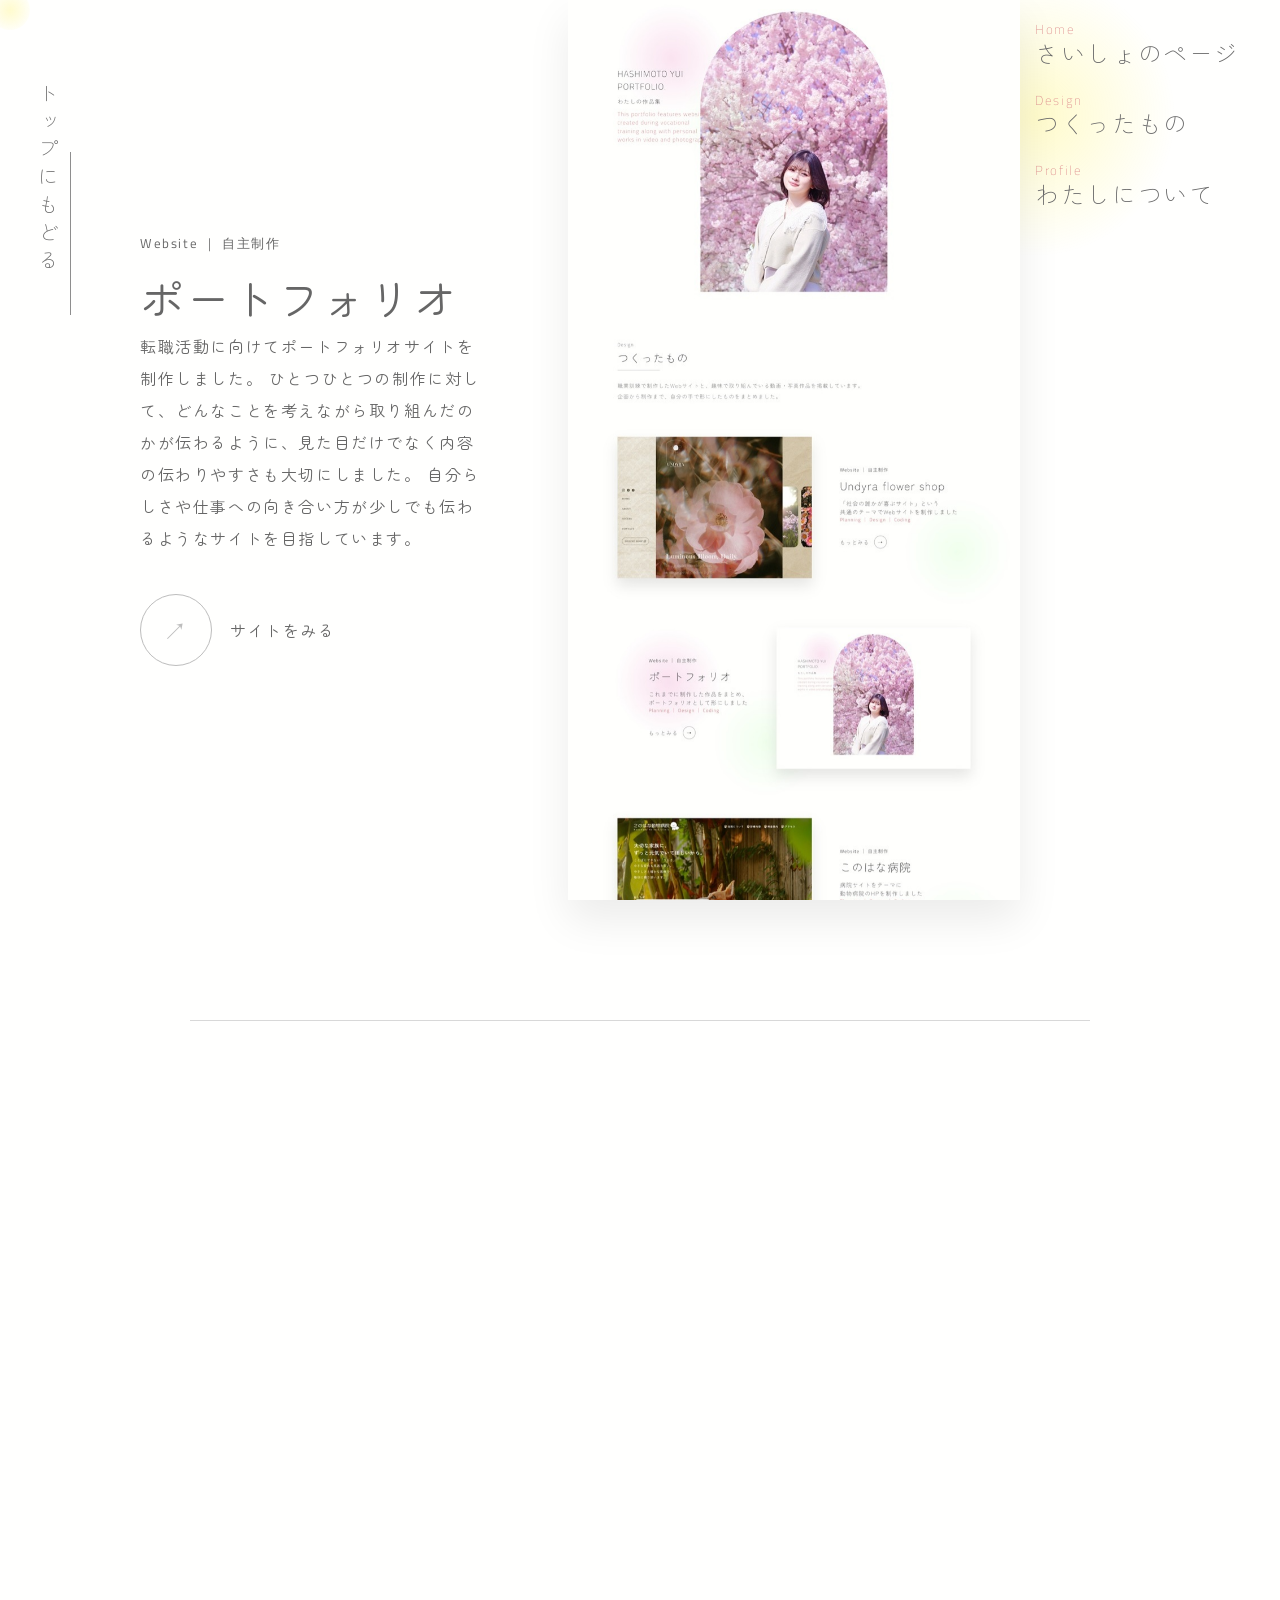
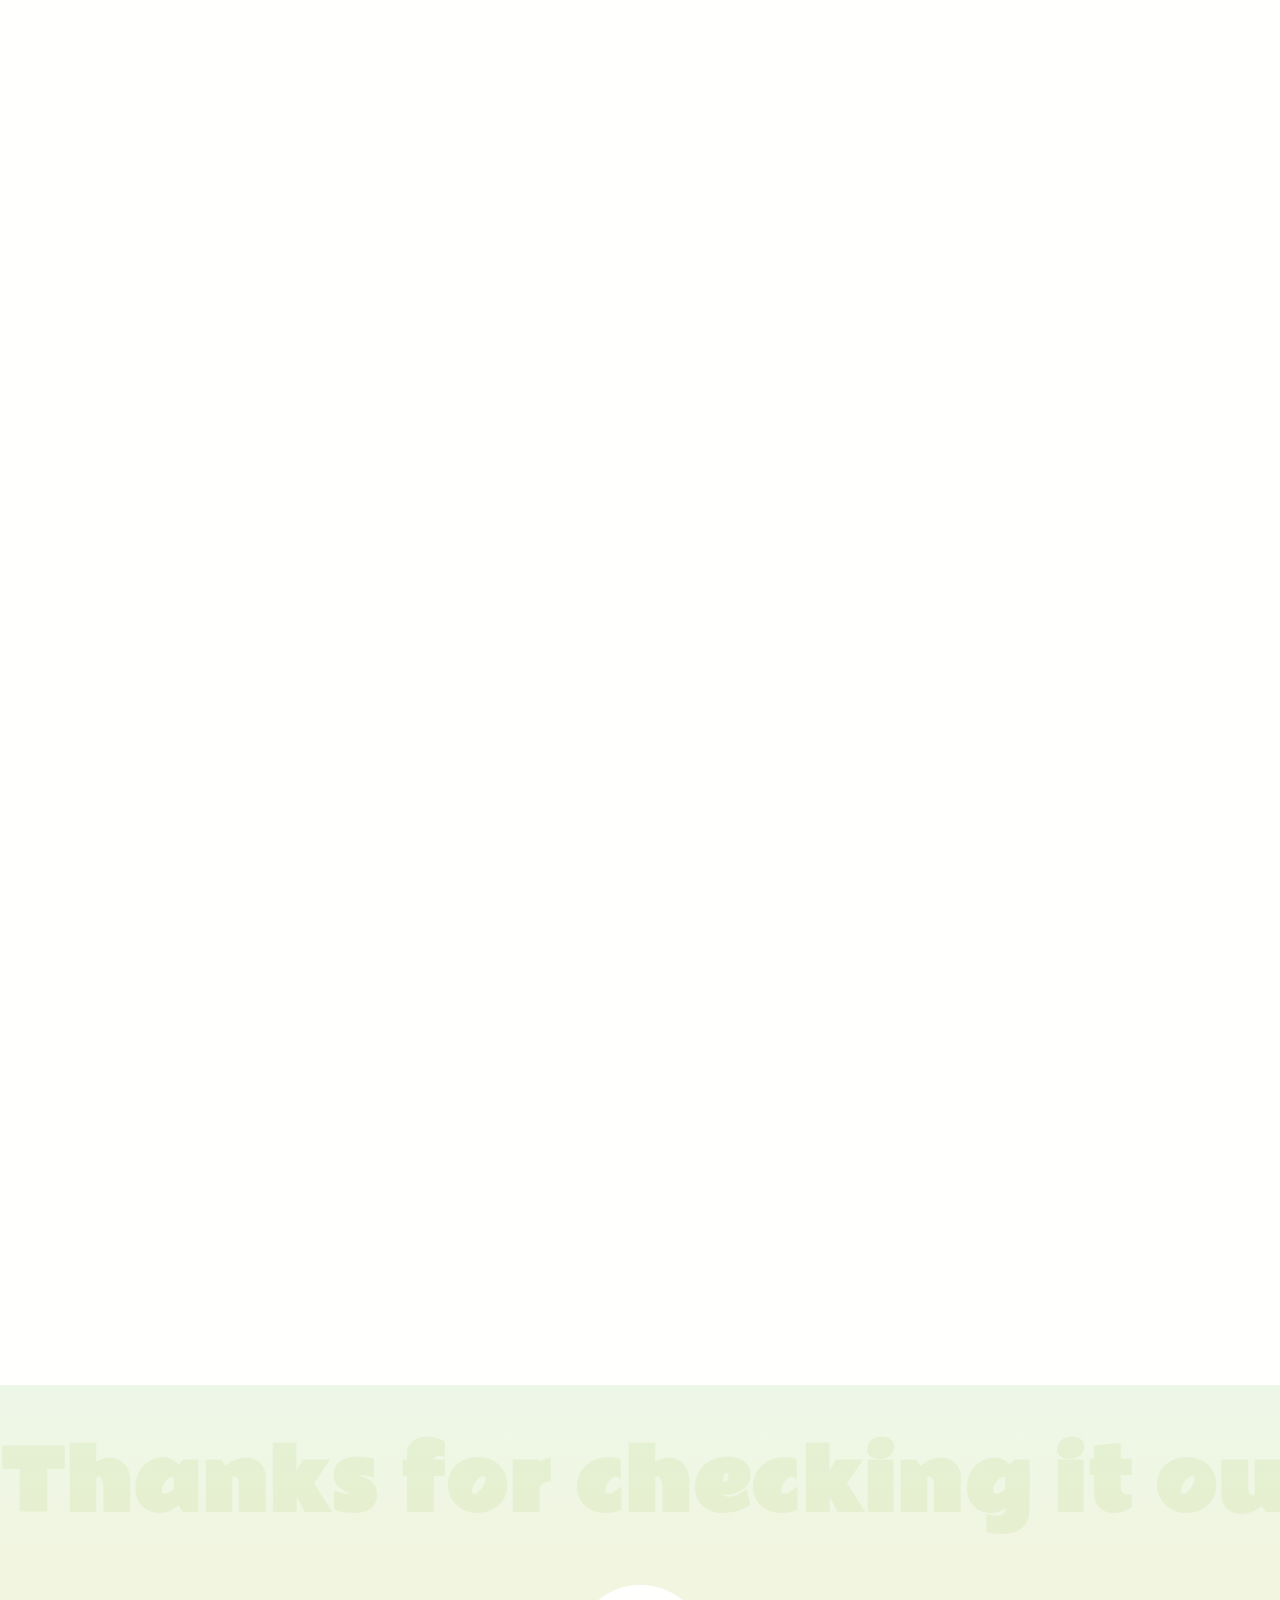
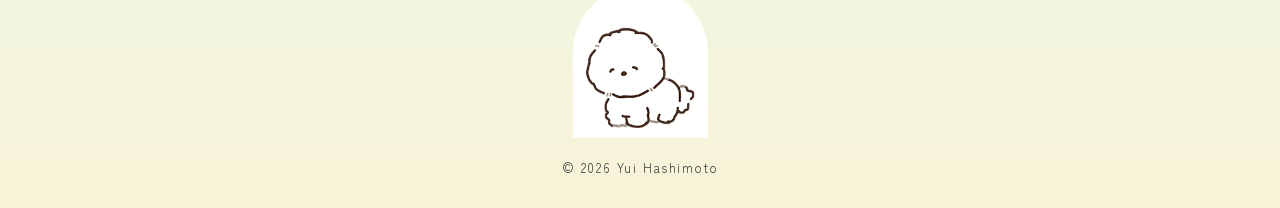
<file: portfolio.html>
<!DOCTYPE html>
<html lang="ja">
<head>
	<meta charset="utf-8">
	<meta name="viewport" content="width=device-width, initial-scale=1">
	<title>portfolio-はしもとゆいのポートフォリオ</title>
	<!--IEの互換防止-->
	<meta http-equiv="X-UA-Compatible" content="IE=Edge">
	<!--携帯電話リンク防止-->
	<meta name="format-detection" content="telephone=no">
	<!--CSS読み込み-->
	<link rel="stylesheet" href="css/style.css">
	<!--JS読み込み-->
	<script src="js/common.js" defer></script>
	<!--AOSJS-->
   <link href="https://unpkg.com/aos@2.3.1/dist/aos.css" rel="stylesheet">
	<!--Google fontからfont読み込み-->
	<link rel="preconnect" href="https://fonts.googleapis.com">
	<link rel="preconnect" href="https://fonts.gstatic.com" crossorigin>
	<link href="https://fonts.googleapis.com/css2?family=Rammetto+One&family=Titillium+Web:ital,wght@0,200;0,300;1,200&family=Zen+Maru+Gothic:wght@300;400;500&display=swap" rel="stylesheet">
</head>
<body>
	<div class="wrap">
		<header class="header">

			<button class="hamburger" id="hamburger">
				<span></span>
				<span></span>
				<span></span>
			</button>

			<nav id="nav" class="nav">
				<a href="index.html#top" class="nav-item">
					<span class="title-sub">Home</span>
					<span class="nav-main">さいしょのページ</span>
				</a>
				<a href="index.html#works" class="nav-item">
					<span class="title-sub">Design</span>
					<span class="nav-main">つくったもの</span>
				</a>
				<a href="profile.html" class="nav-item">
					<span class="title-sub">Profile</span>
					<span class="nav-main">わたしについて</span>	
				</a>
			</nav>
			<div class="overlay"></div>
		</header>

		<main class="main">
			<a href="#top" class="vertical">トップにもどる</a>
			<!--profile section-->
			<section class="work-hero inner">
				<div class="work-hero-text">
					<p class="work-category">Website ｜ <span class="thin">自主制作</span></p>
					<h1 class="work-title-more">ポートフォリオ</h1>
					<p class="work-text-more">
						転職活動に向けてポートフォリオサイトを制作しました。
						ひとつひとつの制作に対して、どんなことを考えながら取り組んだのかが伝わるように、見た目だけでなく内容の伝わりやすさも大切にしました。
						自分らしさや仕事への向き合い方が少しでも伝わるようなサイトを目指しています。
					</p>
				    <a href="https://hashimoto840.github.io/portfolio.github.io/" class="site-link" target="_blank"
  rel="noopener noreferrer">
				      <span class="site-link-circle">↗</span>
				      <span>サイトをみる</span>
				    </a>
				</div>
				<div class="work-hero-image">
					<img src="img/portfolio.jpg" alt="ポートフォリオトップ画面">
				</div>
    		</section>

		    <section class="detail-list inner">

		      <div class="detail-row" data-aos="fade-up">
		        <h2 class="detail-title">ターゲット</h2>
		        <div class="detail-content">
		          採用ご担当者の皆様。
		        </div>
		      </div>

		      <div class="detail-row" data-aos="fade-up">
		        <h2 class="detail-title">現状の課題</h2>
		        <div class="detail-content">
		          これまでの制作物をひとつにまとめてお見せできるものがない。<br>
		          自分らしさやものづくりに対する姿勢を知ってもらう機会が少ない。
		        </div>
		      </div>

		      <div class="detail-row" data-aos="fade-up">
		        <h2 class="detail-title">目的</h2>
		        <div class="detail-content">
		          転職活動において選考を通過する。<br>採用ご担当者様に、書類だけでは伝わりにくい人柄や仕事への向き合い方も伝えられるようにし、一緒に働く姿をイメージしていただく。
		        </div>
		      </div>

		      <div class="detail-row" data-aos="fade-up">
		        <h2 class="detail-title">情報設計のこだわり</h2>
		        <div class="detail-content">
		        	まず、採用担当の方に最初に見ていただきたい制作物を、メインビジュアルの直後に配置しました。
					Webサイトに加えて、趣味で制作した動画も見ていただけるよう、代表作を3つ掲載しています。
					それぞれの詳細については下層ページにまとめ、必要な情報にたどり着きやすい構成にしました。
					また、自身で撮影した写真をアニメーションで流すことで、作品の雰囲気やスキルが一目で伝わるよう工夫しています。
					さらに、プロフィールページでは経歴やスキルだけでなく、人柄もより詳しく知っていただけるようにし、興味を持ってもらえるような流れを意識しています。
		        </div>
		      </div>

		      <div class="detail-row" data-aos="fade-up">
		        <h2 class="detail-title">デザインのこだわり</h2>
		        <div class="detail-content">
					シンプルでやわらかい雰囲気をベースに、春らしい色味を取り入れ、自分らしさや人柄が自然と伝わるデザインを意識しました。
					自身の写真も掲載することで、書類だけでは伝わりにくい普段の印象や雰囲気を感じていただけるようにしています。
					また、適度に動きを加えることで、飽きずに見ていただける工夫を取り入れ、採用ご担当者様の負担にならない、やさしく見やすいポートフォリオを目指しました。
		        </div>
		      </div>

		      <div class="detail-row" data-aos="fade-up">
		        <h2 class="detail-title">制作期間</h2>
		        <div class="detail-content schedule">
		          <div class="schedule-item"><span>企画</span><span>1週間</span></div>
		          <div class="schedule-item"><span>写真撮影</span><span>1日</span></div>
		          <div class="schedule-item"><span>デザイン</span><span>1週間</span></div>
		          <div class="schedule-item"><span>コーディング</span><span>1週間</span></div>
		        </div>
		      </div>
		      <div class="detail-row" data-aos="fade-up">
		        <h2 class="detail-title">使用ツール</h2>
		        <div class="detail-content">
		          Photoshop | Figma | SublimeText
		        </div>
		      </div>
		    </section>
		    <section class="design-comp inner" data-aos="fade-up">
		    	<h2>
					<img src="img/portfolio-hero.jpg" alt="ポートフォリオヒーローエリア">
				</h2>
			</section>
		</main>

		<!--footer-->
		<footer class="footer">
			<p class="footer-message">
				Thanks for checking it out.
			</p>

			<div class="footer-icon">
				<img src="img/inu-huwahuwa.png" alt="footer icon">
			</div>

			<p class="copyright">
			  © 2026 Yui Hashimoto
			</p>
		</footer>
	</div>

		<!--js-->
			<div id="mouse-stalker" class="mouse-stalker"></div>
		    <script src="https://unpkg.com/aos@2.3.1/dist/aos.js"></script>
		    <script>
			     AOS.init();
		    </script>
</body>
</html>
</file>
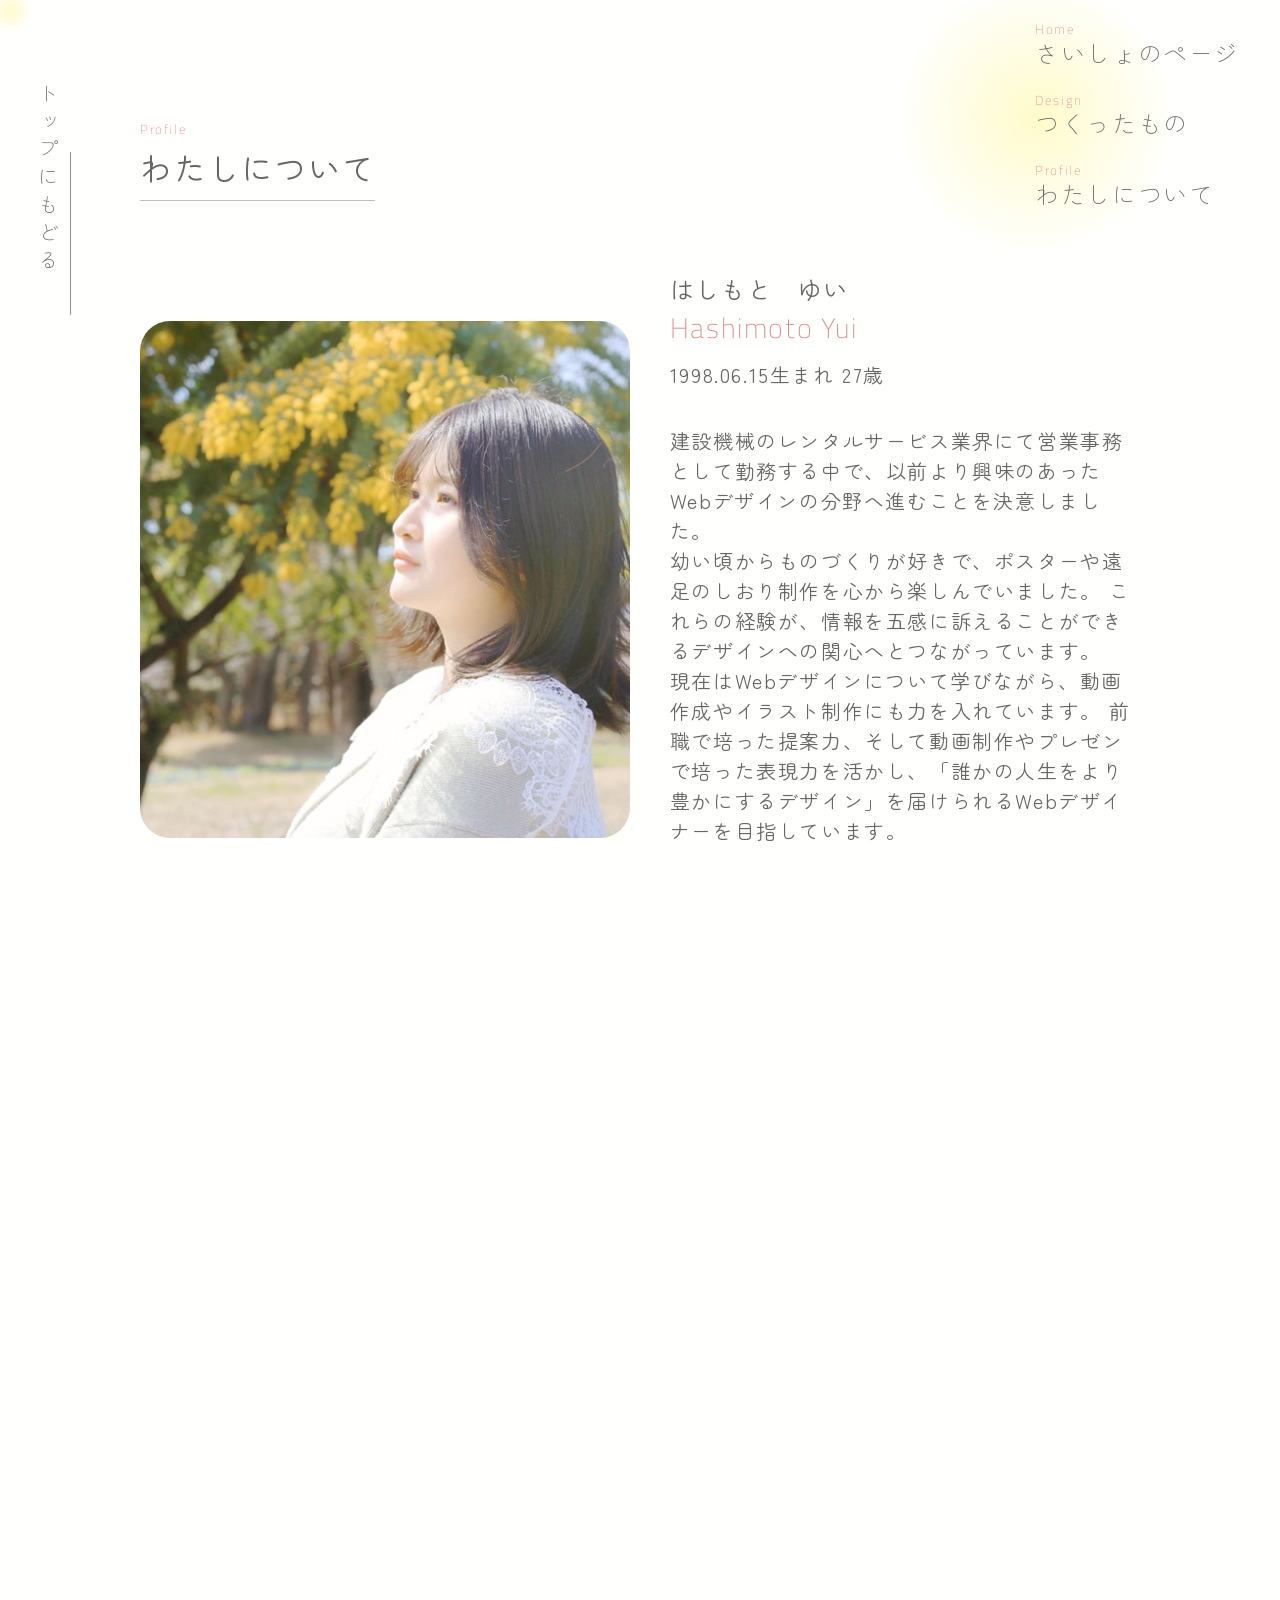
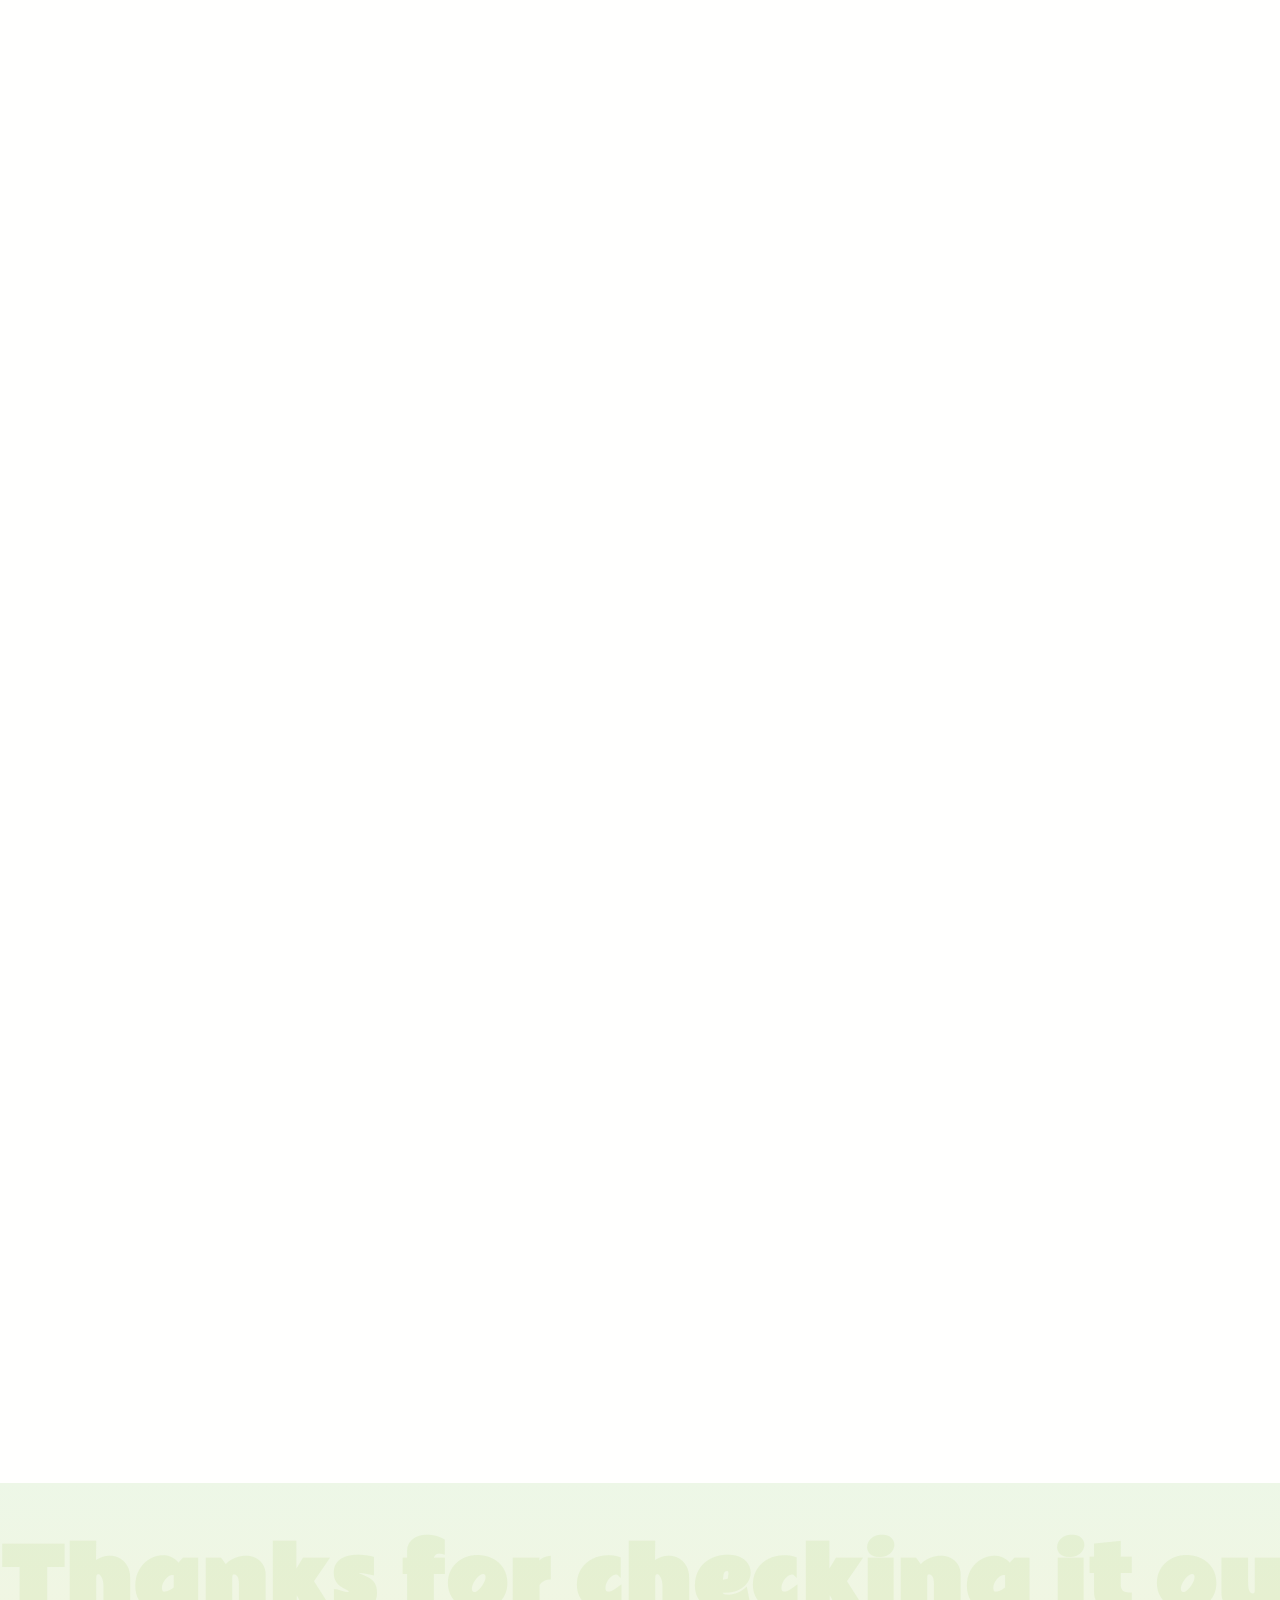
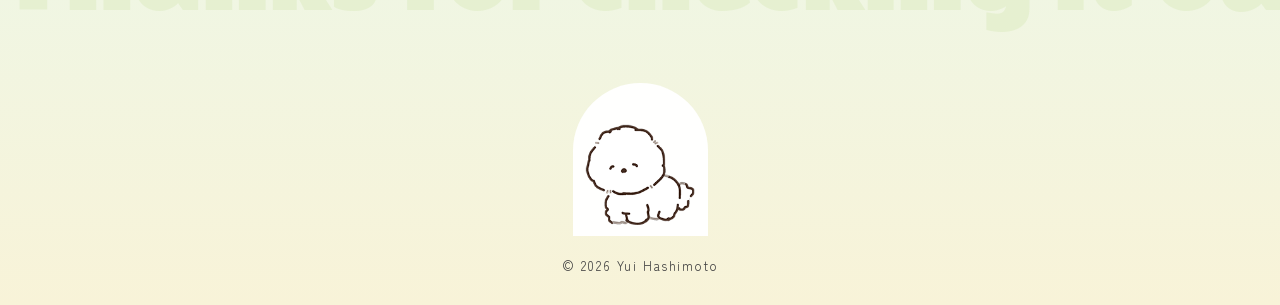
<file: profile.html>
<!DOCTYPE html>
<html lang="ja">
<head>
	<meta charset="utf-8">
	<meta name="viewport" content="width=device-width, initial-scale=1">
	<title>はしもとゆいのポートフォリオ</title>
	<!--IEの互換防止-->
	<meta http-equiv="X-UA-Compatible" content="IE=Edge">
	<!--携帯電話リンク防止-->
	<meta name="format-detection" content="telephone=no">
	<!--CSS読み込み-->
	<link rel="stylesheet" href="css/style.css">
	<!--JS読み込み-->
	<script src="js/common.js" defer></script>
	<!--AOSJS-->
   <link href="https://unpkg.com/aos@2.3.1/dist/aos.css" rel="stylesheet">
	<!--Google fontからfont読み込み-->
	<link rel="preconnect" href="https://fonts.googleapis.com">
	<link rel="preconnect" href="https://fonts.gstatic.com" crossorigin>
	<link href="https://fonts.googleapis.com/css2?family=Rammetto+One&family=Titillium+Web:ital,wght@0,200;0,300;1,200&family=Zen+Maru+Gothic:wght@300;400;500&display=swap" rel="stylesheet">
</head>
<body>
	<div class="wrap">
		<header class="header">

			<button class="hamburger" id="hamburger">
				<span></span>
				<span></span>
				<span></span>
			</button>

			<nav id="nav" class="nav">
				<a href="index.html#top" class="nav-item">
					<span class="title-sub">Home</span>
					<span class="nav-main">さいしょのページ</span>
				</a>
				<a href="index.html#works" class="nav-item">
					<span class="title-sub">Design</span>
					<span class="nav-main">つくったもの</span>
				</a>
				<a href="profile.html" class="nav-item">
					<span class="title-sub">Profile</span>
					<span class="nav-main">わたしについて</span>	
				</a>
			</nav>
			<div class="overlay"></div>
		</header>

		<main class="main">
			<a href="#top" class="vertical">トップにもどる</a>
			<!--profile section-->
			<section id="profile" class="profile-more inner">
				<div class="profile-head" data-aos="fade-up">
					<span class="title-sub">Profile</span>
					<h1 class="section-title">わたしについて</h1>
				</div>

				<div class="profile-area" data-aos="fade-up">
					<div class="profile-image-more">
						<img src="img/profile.jpg" alt="はしもとゆい">
					</div>
					<div class="profile-text">
						<h2 class="profile-name">
							はしもと　ゆい<br>
							<span>Hashimoto Yui</span>
						</h2>

						<p class="profile-birth">
							1998.06.15生まれ 27歳
						</p>

						<p class="profile-description">
							建設機械のレンタルサービス業界にて営業事務として勤務する中で、以前より興味のあったWebデザインの分野へ進むことを決意しました。<br>
							幼い頃からものづくりが好きで、ポスターや遠足のしおり制作を心から楽しんでいました。
							これらの経験が、情報を五感に訴えることができるデザインへの関心へとつながっています。<br>
							現在はWebデザインについて学びながら、動画作成やイラスト制作にも力を入れています。
							前職で培った提案力、そして動画制作やプレゼンで培った表現力を活かし、「誰かの人生をより豊かにするデザイン」を届けられるWebデザイナーを目指しています。
						</p>
					</div>
				</div>
			</section>
			<section class="profile-more skills inner">
				<div class="profile-head" data-aos="fade-up">
					<span class="title-sub">Available Skills</span>
					<h3 class="section-title">できること</h3>
				</div>

				<div class="skill-item" data-aos="fade-up">
					<div class="skill-content">
						<h4 class="skill-title">デザイン</h4>

						<p class="skill-text">
							Webサイトのデザインを制作することができます。<br>
							ジャンルにとらわれず、様々なテイストのデザインを制作します。<br>
							ユーザーに負荷がかからないような、わかりやすいデザインを心がけています。<br>
							足りないパーツをイラストで補うことも可能です。
						</p>
						<div class="container">
						        <ul>
									<li>
										<strong>Illustrator</strong><br>
										チラシ・名刺・イラスト・ロゴ・バナーなどの制作ができます
									</li>
									<li>
										<strong>Photoshop</strong><br>
										画像の補正、切り抜きなど簡単な写真加工ができます
									</li>
									<li>
										<strong>Figma</strong><br>
										Webデザイン制作に使用しています。<br>
										簡単な動きをつけたデザインカンプの制作ができます
									</li>
									<li>
										<strong>ibisPaintX</strong><br>
										イラスト・ロゴの制作ができます
									</li>
								</ul>
							</div>
						</div>
						<img src="img/design.png" alt="デザインする女の子" class="skill-img">
				</div>

				<div class="skill-item" data-aos="fade-up">
					<div class="skill-content">
						<h4 class="skill-title">コーディング</h4>

						<p class="skill-text">
							HTML/CSSを用いて、デザインカンプを忠実に再現することができます。<br>
							また、JavaScriptを用いて動きをつけることも可能です。<br>
							疑問点はAIを活用しながら試行錯誤して進めています。<br>
							誰が見てもわかりやすいコードを書くことを心がけています。
						</p>
						<div class="container">
						    <ul>
								<li>
									<strong>HTML / CSS</strong><br>
									わかりやすいコーディングを行うことができます。<br>
									エディターはSublime Textを使用しています
								</li>
								<li>
									<strong>JavaScript</strong><br>
									簡単な動きを加えることができます
								</li>
							</ul>
						</div>
					</div>
						<img src="img/pc.png" alt="コードを書く女の子" class="skill-img">
				</div>
			</section>


			<!-- Strengths -->
			<section class="profile-more strengths inner ">
				<div class="profile-head" data-aos="fade-up">
					<span class="title-sub">Strengths</span>
					<h3 class="section-title">わたしの強み</h3>
				</div>

				<div class="strength-item" data-aos="fade-up">
					<h4 class="skill-title strength-title">いつも和やか</h4>
					<p class="skill-text">
						和やかな雰囲気づくりを大切にし、周囲が安心して意見を出せる環境を心がけています。<br>
						学生時代は放送部に全力を注ぎ、皆の意見を取り入れた作品で
						NHK全国大会2位を獲得しました。<br>
						ひとりでは難しいことも、チームの力で実現できると実感しました。
					</p>
				</div>

				<div class="strength-item" data-aos="fade-up">
					<h4 class="skill-title strength-title">企画力がある</h4>
					<p class="skill-text">
						大学サークルの合宿や忘年会など、
						10〜20人程度で楽しめるイベントを企画してきました。<br>
						人を集めて段取りをすることが得意です。<br>
						ひとりで全体を引っ張るのではなく、
						周囲の要望を取り入れながら実現していきます。
					</p>
				</div>

				<div class="strength-item" data-aos="fade-up">
					<h4 class="skill-title strength-title">ニーズを汲み取る力</h4>
					<p class="skill-text">
						プレゼント選びが好きで、
						その人が喜ぶものを覚えているとよく褒めていただけます。<br>
						特に女性へ贈り物をする機会が多く、
						化粧品検定1級を取得しました。<br>
						この力は会社でのプレゼンや資料作成にも役立っていると感じます。
					</p>
				</div>
			</section>
		</main>

		<!--footer-->
		<footer class="footer">
			<p class="footer-message">
				Thanks for checking it out.
			</p>

			<div class="footer-icon">
				<img src="img/inu-huwahuwa.png" alt="footer icon">
			</div>

			<p class="copyright">
			  © 2026 Yui Hashimoto
			</p>
		</footer>
	</div>

		<!--js-->
			<div id="mouse-stalker" class="mouse-stalker"></div>
		    <script src="https://unpkg.com/aos@2.3.1/dist/aos.js"></script>
		    <script>
			     AOS.init();
		    </script>
</body>
</html>
</file>
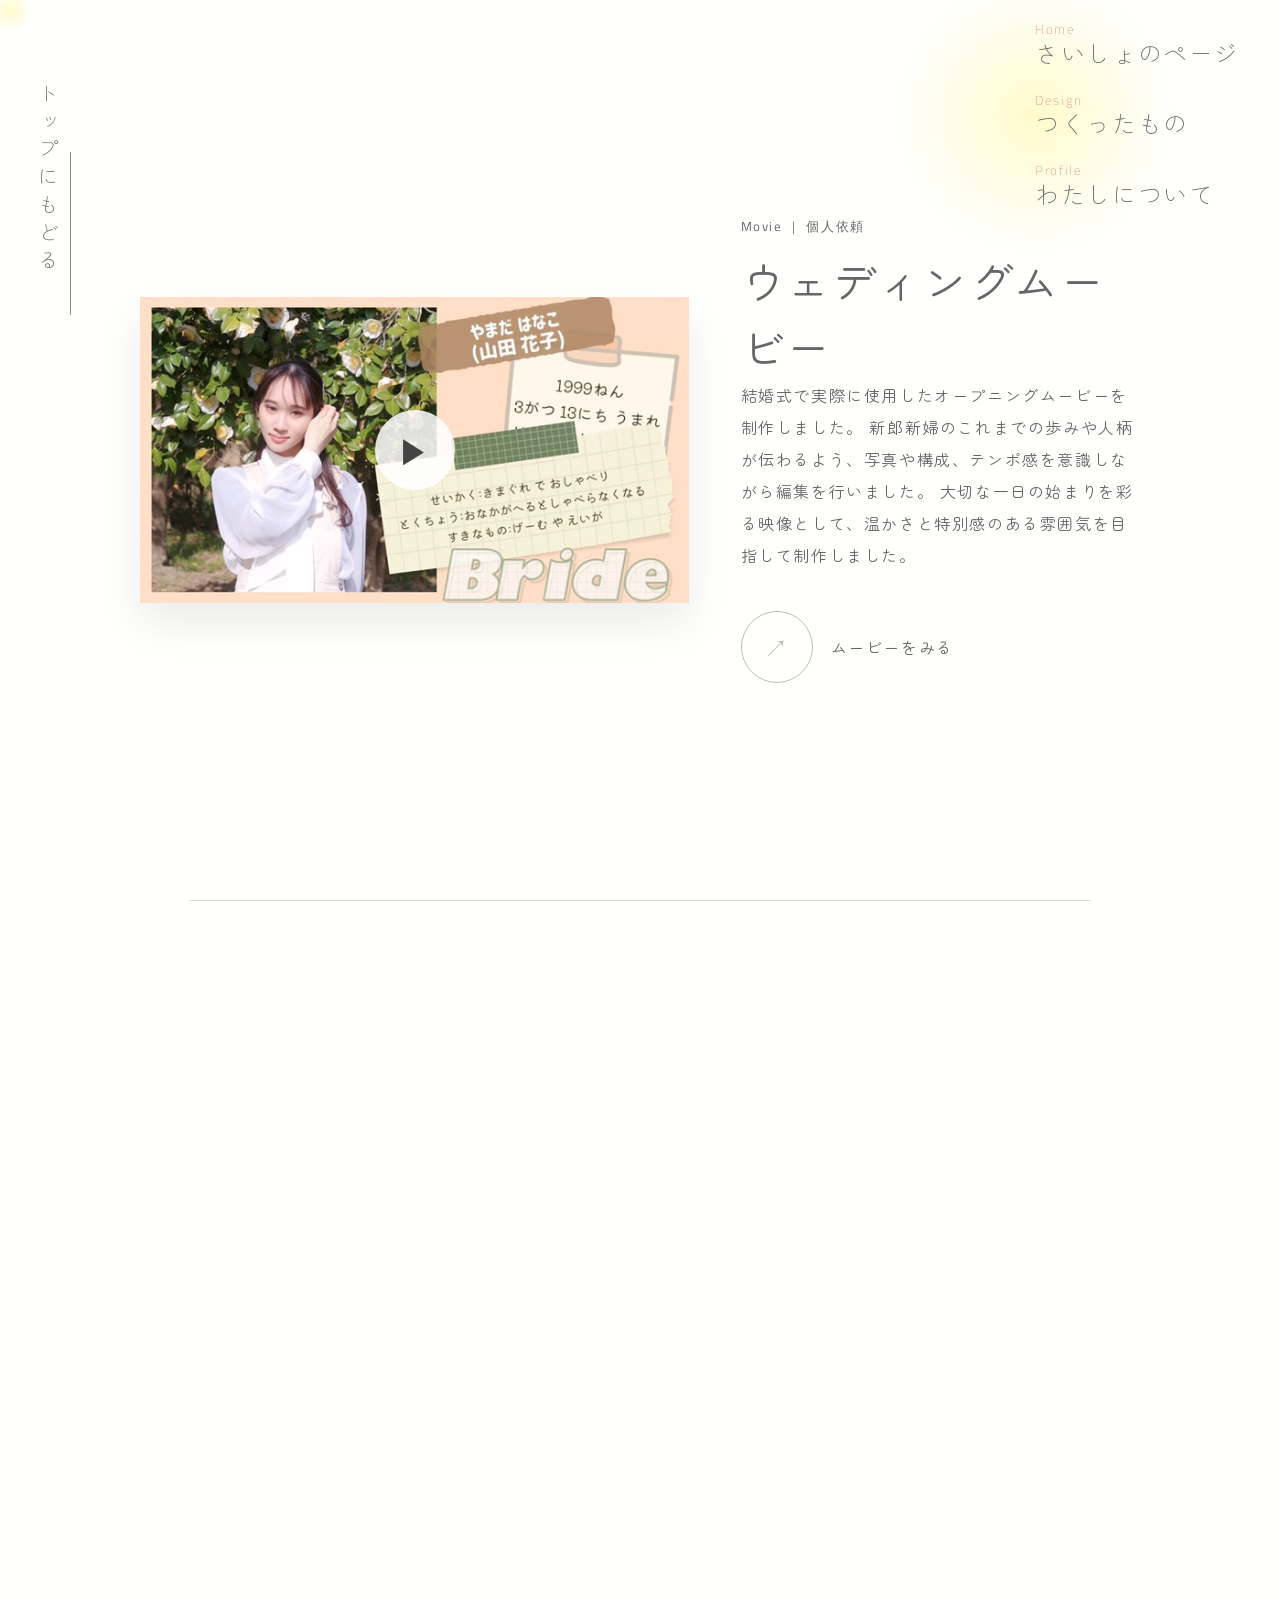
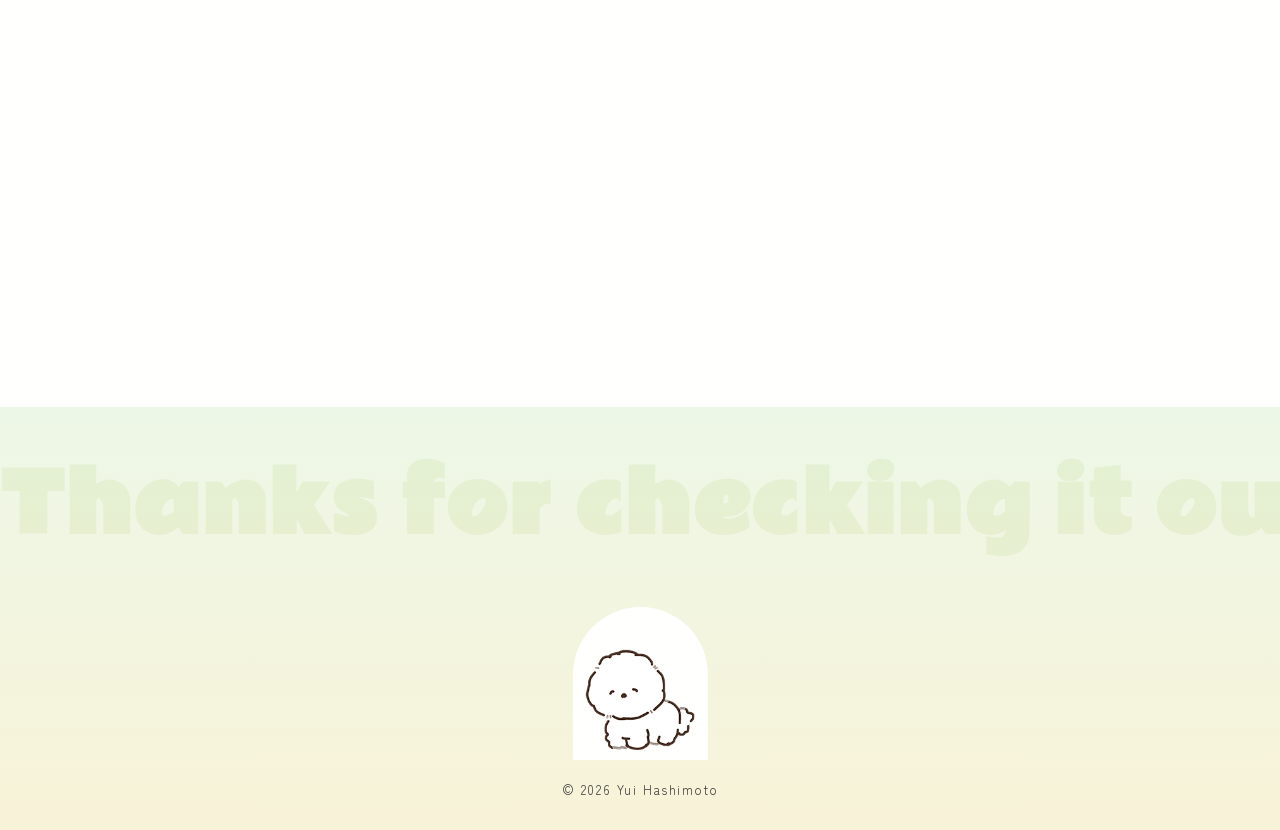
<file: wedding.html>
<!DOCTYPE html>
<html lang="ja">
<head>
	<meta charset="utf-8">
	<meta name="viewport" content="width=device-width, initial-scale=1">
	<title>ウェディングムービー-はしもとゆいのポートフォリオ</title>
	<!--IEの互換防止-->
	<meta http-equiv="X-UA-Compatible" content="IE=Edge">
	<!--携帯電話リンク防止-->
	<meta name="format-detection" content="telephone=no">
	<!--CSS読み込み-->
	<link rel="stylesheet" href="css/style.css">
	<!--JS読み込み-->
	<script src="js/common.js" defer></script>
	<!--AOSJS-->
   <link href="https://unpkg.com/aos@2.3.1/dist/aos.css" rel="stylesheet">
	<!--Google fontからfont読み込み-->
	<link rel="preconnect" href="https://fonts.googleapis.com">
	<link rel="preconnect" href="https://fonts.gstatic.com" crossorigin>
	<link href="https://fonts.googleapis.com/css2?family=Rammetto+One&family=Titillium+Web:ital,wght@0,200;0,300;1,200&family=Zen+Maru+Gothic:wght@300;400;500&display=swap" rel="stylesheet">
</head>
<body>
	<div class="wrap">
		<header class="header">

			<button class="hamburger" id="hamburger">
				<span></span>
				<span></span>
				<span></span>
			</button>

			<nav id="nav" class="nav">
				<a href="index.html#top" class="nav-item">
					<span class="title-sub">Home</span>
					<span class="nav-main">さいしょのページ</span>
				</a>
				<a href="index.html#works" class="nav-item">
					<span class="title-sub">Design</span>
					<span class="nav-main">つくったもの</span>
				</a>
				<a href="profile.html" class="nav-item">
					<span class="title-sub">Profile</span>
					<span class="nav-main">わたしについて</span>	
				</a>
			</nav>
			<div class="overlay"></div>
		</header>

		<main class="main">
			<a href="#top" class="vertical">トップにもどる</a>
			<!--profile section-->
			<section class="work-hero-movie inner">
				<div class="work-movie-more">
					<a href="https://www.youtube.com/watch?v=3dKa9_upob4" target="_blank" class="video-thumb">
					<div class="work-hero-movie-img">
					<img src="img/wedding.jpg" alt="ウェディングムービー">
					</div>
					<span class="play-btn">▶</span>
					</a>
				</div>
				<div class="work-hero-text">
					<p class="work-category">Movie ｜ <span class="thin">個人依頼</span></p>
					<h1 class="work-title-more">ウェディングムービー</h1>
					<p class="work-text-more">
						結婚式で実際に使用したオープニングムービーを制作しました。
						新郎新婦のこれまでの歩みや人柄が伝わるよう、写真や構成、テンポ感を意識しながら編集を行いました。
						大切な一日の始まりを彩る映像として、温かさと特別感のある雰囲気を目指して制作しました。
					</p>
				    <a href="https://www.youtube.com/watch?v=3dKa9_upob4" class="site-link" target="_blank"
  rel="noopener noreferrer">
				      <span class="site-link-circle">↗</span>
				      <span>ムービーをみる</span>
				    </a>
				</div>
    		</section>

		    <section class="detail-list-movie inner movie-detail">

		      <div class="detail-row" data-aos="fade-up">
		       <h2 class="detail-title">ターゲット</h2>
		        <div class="detail-content">
		        	20代の新郎新婦。<br>
					結婚式に参加するご家族やご友人など、幅広い年代のゲスト。
		        </div>
		      </div>

		      <div class="detail-row" data-aos="fade-up">
		        <h2 class="detail-title">目的</h2>
		        <div class="detail-content">
					結婚式のオープニングムービーを制作しました。
					業者を探していたものの、希望していた「ほのぼの系」の雰囲気に合うサンプルがなかなか見つからず、ご依頼をいただいたことがきっかけです。やわらかく優しい世界観を大切にしながら、写真撮影・画像加工・構成・編集まで一貫して担当しました。
					披露宴の始まりを温かく迎えられるような、親しみのある映像を目指しました。
		        </div>
		      </div>

		      <div class="detail-row" data-aos="fade-up">
		        <h2 class="detail-title">構成のこだわり</h2>
		        <div class="detail-content">
		        	希望の音源に合わせてテンポを調整し、ゆったりとした流れの中でも飽きずに見られる構成を意識しました。
					写真の切り替えやテロップの見せ方にもこだわり、おふたりの思い出や空気感がしっかり伝わるよう工夫しています。
					披露宴のスタートにふさわしい、やさしく心地よい流れを大切にしました。
		        </div>
		      </div>

		      <div class="detail-row" data-aos="fade-up">
		        <h2 class="detail-title">デザインのこだわり</h2>
		        <div class="detail-content">
					やわらかくほのぼのとした世界観を表現するために、淡い色味や丸みのあるデザインを取り入れました。
					写真加工も統一感を持たせ、全体にやさしい雰囲気が出るよう調整しています。
					派手な演出ではなく、ナチュラルで温かみのある可愛らしさを大切にしました。
		        </div>
		      </div>

		      <div class="detail-row" data-aos="fade-up">
		        <h2 class="detail-title">制作期間</h2>
		        <div class="detail-content schedule">
		          <div class="schedule-item"><span>構成・打ち合せ</span><span>1日</span></div>
		          <div class="schedule-item"><span>写真撮影</span><span>1日</span></div>
		          <div class="schedule-item"><span>写真加工</span><span>3日</span></div>
		          <div class="schedule-item"><span>動画編集</span><span>4日</span></div>
		        </div>
		      </div>
		      <div class="detail-row" data-aos="fade-up">
		        <h2 class="detail-title">使用ツール</h2>
		        <div class="detail-content">
		          Polarr | VLLO
		        </div>
		    </section>
		</main>

		<!--footer-->
		<footer class="footer">
			<p class="footer-message">
				Thanks for checking it out.
			</p>

			<div class="footer-icon">
				<img src="img/inu-huwahuwa.png" alt="footer icon">
			</div>

			<p class="copyright">
			  © 2026 Yui Hashimoto
			</p>
		</footer>
	</div>

		<!--js-->
			<div id="mouse-stalker" class="mouse-stalker"></div>
		    <script src="https://unpkg.com/aos@2.3.1/dist/aos.js"></script>
		    <script>
			     AOS.init();
		    </script>
</body>
</html>
</file>
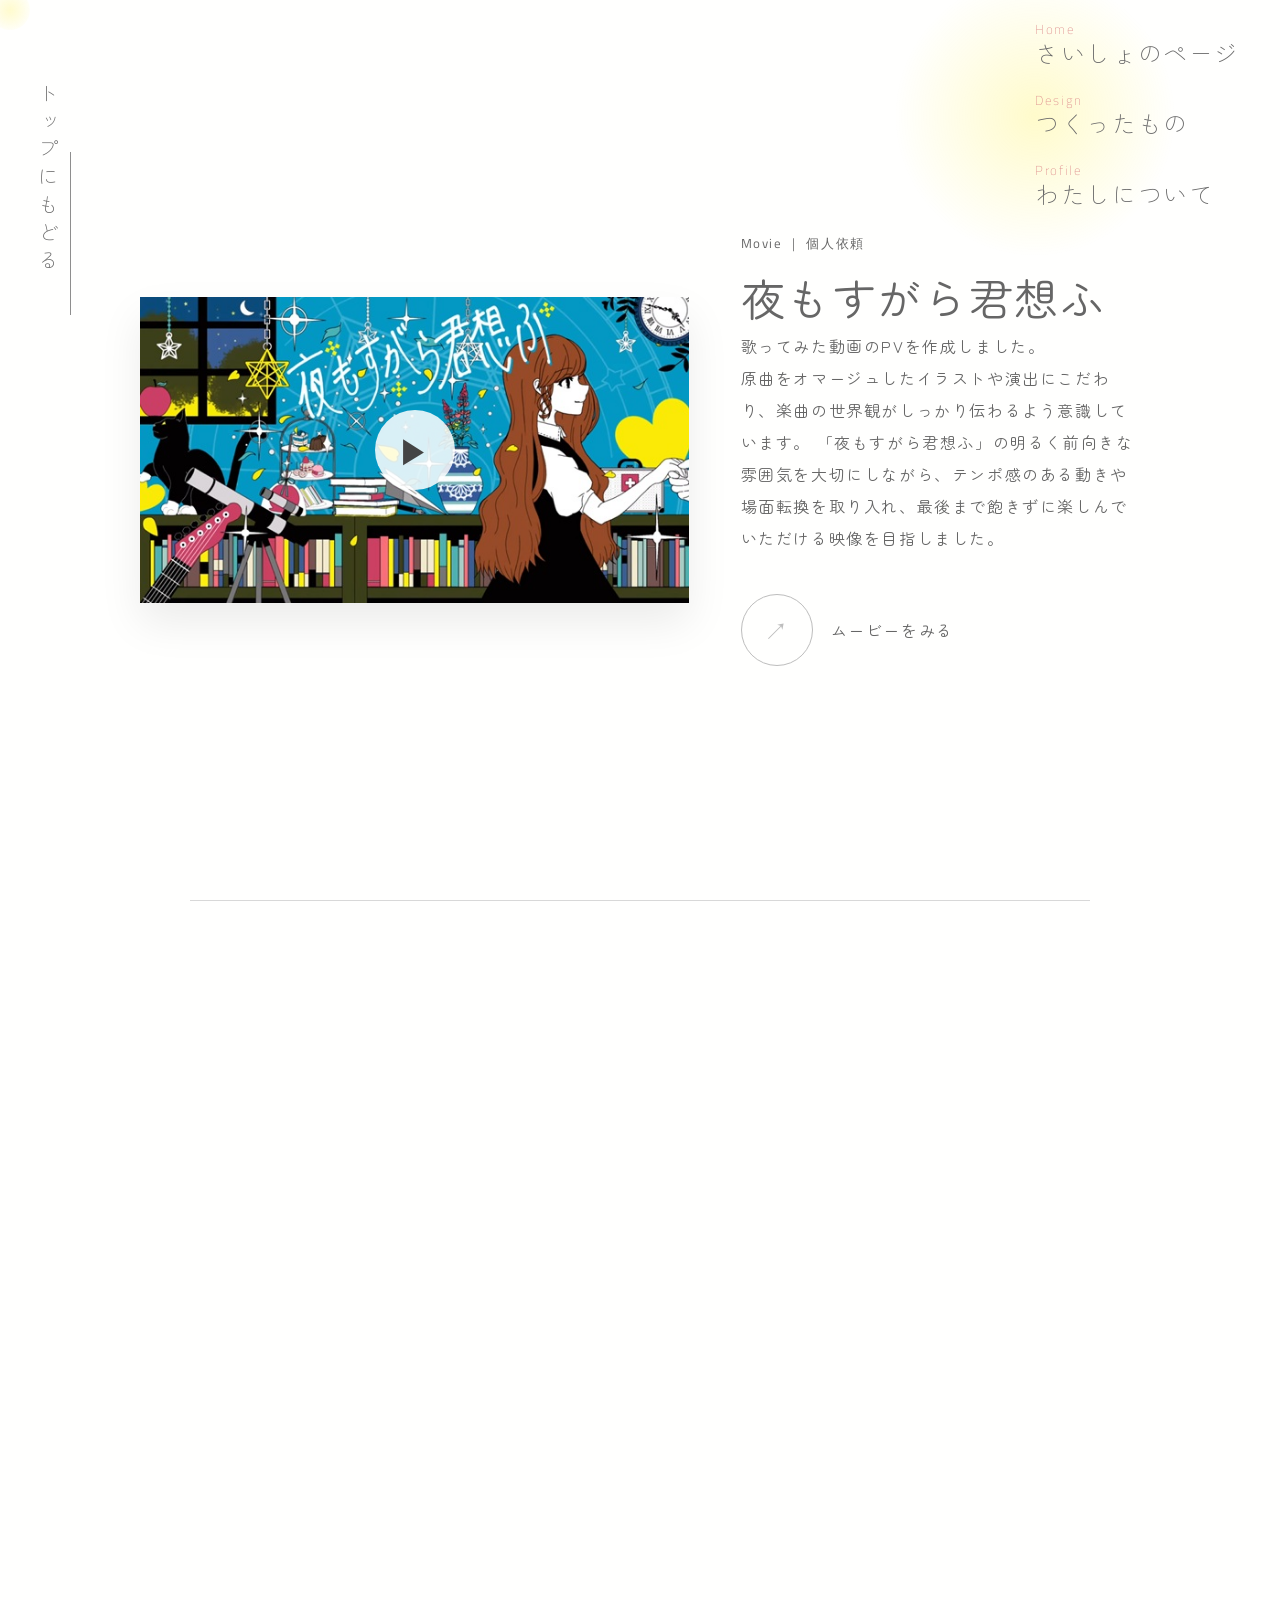
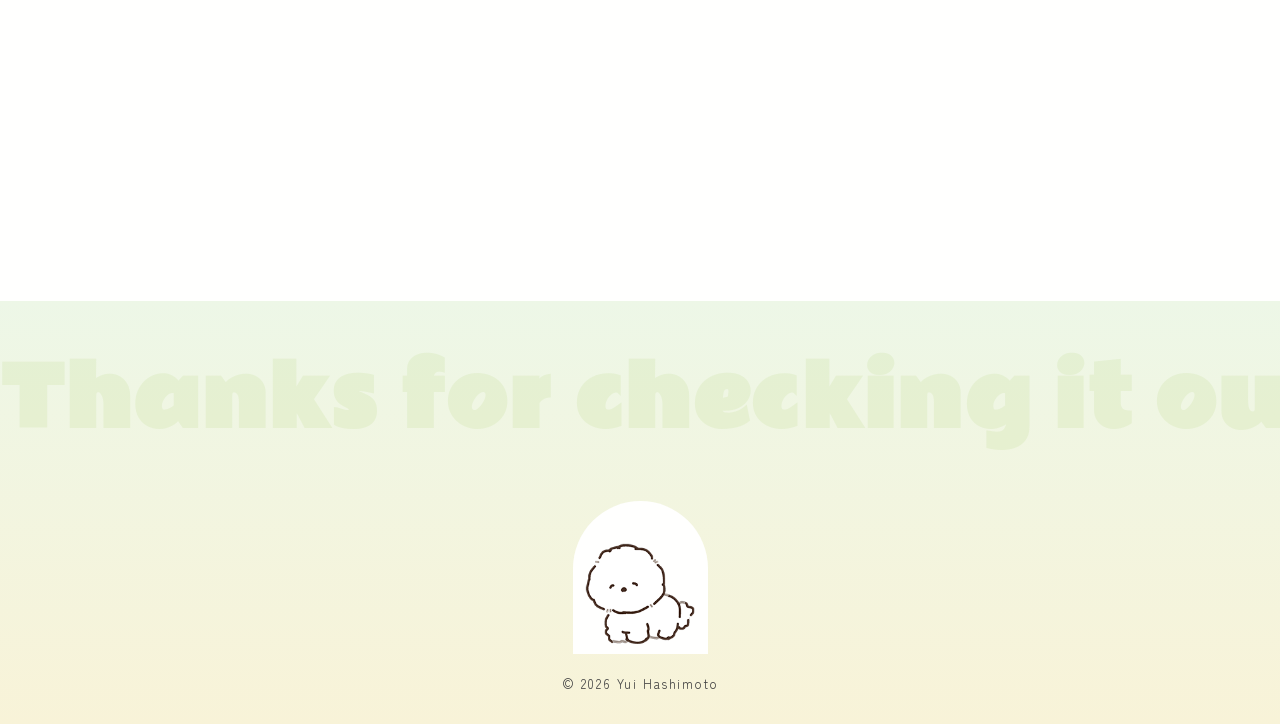
<file: yomosugara.html>
<!DOCTYPE html>
<html lang="ja">
<head>
	<meta charset="utf-8">
	<meta name="viewport" content="width=device-width, initial-scale=1">
	<title>夜もすがら君想ふ-はしもとゆいのポートフォリオ</title>
	<!--IEの互換防止-->
	<meta http-equiv="X-UA-Compatible" content="IE=Edge">
	<!--携帯電話リンク防止-->
	<meta name="format-detection" content="telephone=no">
	<!--CSS読み込み-->
	<link rel="stylesheet" href="css/style.css">
	<!--JS読み込み-->
	<script src="js/common.js" defer></script>
	<!--AOSJS-->
   <link href="https://unpkg.com/aos@2.3.1/dist/aos.css" rel="stylesheet">
	<!--Google fontからfont読み込み-->
	<link rel="preconnect" href="https://fonts.googleapis.com">
	<link rel="preconnect" href="https://fonts.gstatic.com" crossorigin>
	<link href="https://fonts.googleapis.com/css2?family=Rammetto+One&family=Titillium+Web:ital,wght@0,200;0,300;1,200&family=Zen+Maru+Gothic:wght@300;400;500&display=swap" rel="stylesheet">
</head>
<body>
	<div class="wrap">
		<header class="header">

			<button class="hamburger" id="hamburger">
				<span></span>
				<span></span>
				<span></span>
			</button>

			<nav id="nav" class="nav">
				<a href="index.html#top" class="nav-item">
					<span class="title-sub">Home</span>
					<span class="nav-main">さいしょのページ</span>
				</a>
				<a href="index.html#works" class="nav-item">
					<span class="title-sub">Design</span>
					<span class="nav-main">つくったもの</span>
				</a>
				<a href="profile.html" class="nav-item">
					<span class="title-sub">Profile</span>
					<span class="nav-main">わたしについて</span>	
				</a>
			</nav>
			<div class="overlay"></div>
		</header>

		<main class="main">
			<a href="#top" class="vertical">トップにもどる</a>
			<!--profile section-->
			<section class="work-hero-movie inner">
				<div class="work-movie-more">
					<a href="https://www.youtube.com/watch?v=dEHIqq2Hoqo" target="_blank" class="video-thumb">
					<div class="work-hero-movie-img">
						<img src="img/yomosugara.jpg" alt="夜もすがら君想ふ">
					</div>
					<span class="play-btn">▶</span>
					</a>
				</div>
				<div class="work-hero-text">
					<p class="work-category">Movie ｜ <span class="thin">個人依頼</span></p>
					<h1 class="work-title-more">夜もすがら君想ふ</h1>
					<p class="work-text-more">
						歌ってみた動画のPVを作成しました。<br>
						原曲をオマージュしたイラストや演出にこだわり、楽曲の世界観がしっかり伝わるよう意識しています。
						「夜もすがら君想ふ」の明るく前向きな雰囲気を大切にしながら、テンポ感のある動きや場面転換を取り入れ、最後まで飽きずに楽しんでいただける映像を目指しました。
					</p>
				    <a href="https://www.youtube.com/watch?v=dEHIqq2Hoqo" class="site-link" target="_blank"
  rel="noopener noreferrer">
				      <span class="site-link-circle">↗</span>
				      <span>ムービーをみる</span>
				    </a>
				</div>
    		</section>

		    <section class="detail-list-movie inner movie-detail">

		      <div class="detail-row" data-aos="fade-up">
		        <h2 class="detail-title">ターゲット</h2>
		        <div class="detail-content">
		          原曲が好きな方はもちろん、歌ってみた動画をよく見る10代〜20代の方。<br>
		          また、YouTubeが好きな方。
		        </div>
		      </div>

		      <div class="detail-row" data-aos="fade-up">
		        <h2 class="detail-title">目的</h2>
		        <div class="detail-content">
					楽曲の持つ明るさや前向きなメッセージを映像でも表現し、最後まで飽きずに見てもらえるPVにすること。
					歌声だけでなく、映像としても印象に残る作品を目指す。
		        </div>
		      </div>

		      <div class="detail-row" data-aos="fade-up">
		        <h2 class="detail-title">構成のこだわり</h2>
		        <div class="detail-content">
		        	サビに向かって盛り上がる流れを意識し、場面転換や動きのテンポを細かく調整しました。
					視聴者が自然に楽曲へ入り込めるよう、歌詞に合わせた演出やカットの切り替えにもこだわっています。
		        </div>
		      </div>

		      <div class="detail-row" data-aos="fade-up">
		        <h2 class="detail-title">デザインのこだわり</h2>
		        <div class="detail-content">
					原曲をオマージュしながらも、歌い手の方らしさが伝わるようなイラストを制作しました。
					好きな食べ物や誕生花など、その方をイメージできるモチーフを取り入れ、より親しみを感じてもらえるよう工夫しています。
					また、ポップで明るい雰囲気を大切にしながら、色使いや動きにメリハリをつけ、最後まで飽きずに楽しめる映像を意識しました。
		        </div>
		      </div>

		      <div class="detail-row" data-aos="fade-up">
		        <h2 class="detail-title">制作期間</h2>
		        <div class="detail-content schedule">
		          <div class="schedule-item"><span>構成・ラフ</span><span>1日</span></div>
		          <div class="schedule-item"><span>イラスト制作</span><span>1週間</span></div>
		          <div class="schedule-item"><span>動画編集</span><span>1週間</span></div>
		        </div>
		      </div>
		      <div class="detail-row" data-aos="fade-up">
		        <h2 class="detail-title">使用ツール</h2>
		        <div class="detail-content">
		          ibisPaintX | VLLO | Premiere Pro
		        </div>
		      </div>
		    </section>
		</main>

		<!--footer-->
		<footer class="footer">
			<p class="footer-message">
				Thanks for checking it out.
			</p>

			<div class="footer-icon">
				<img src="img/inu-huwahuwa.png" alt="footer icon">
			</div>

			<p class="copyright">
			  © 2026 Yui Hashimoto
			</p>
		</footer>
	</div>

		<!--js-->
			<div id="mouse-stalker" class="mouse-stalker"></div>
		    <script src="https://unpkg.com/aos@2.3.1/dist/aos.js"></script>
		    <script>
			     AOS.init();
		    </script>
</body>
</html>
</file>
<file: css/style.css>
@charset "utf-8";
/*-----------Eric Meyer's CSS Reset (HTML5)-------------------------------------*/
/* http://meyerweb.com/eric/tools/css/reset/ 
   v2.0 | 20110126
   License: none (public domain)
*/

html, body, div, span, applet, object, iframe,
h1, h2, h3, h4, h5, h6, p, blockquote, pre,
a, abbr, acronym, address, big, cite, code,
del, dfn, em, img, ins, kbd, q, s, samp,
small, strike, strong, sub, sup, tt, var,
b, u, i, center,
dl, dt, dd, ol, ul, li,
fieldset, form, label, legend,
table, caption, tbody, tfoot, thead, tr, th, td,
article, aside, canvas, details, embed, 
figure, figcaption, footer, header, hgroup, 
menu, nav, output, ruby, section, summary,
time, mark, audio, video {
	margin: 0;
	padding: 0;
	border: 0;
	font-size: 100%;
	font: inherit;
	vertical-align: baseline;
}
/* HTML5 display-role reset for older browsers */
article, aside, details, figcaption, figure, 
footer, header, hgroup, menu, nav, section {
	display: block;
}
body {
	line-height: 1;
}
ol, ul {
	list-style: none;
}
blockquote, q {
	quotes: none;
}
blockquote:before, blockquote:after,
q:before, q:after {
	content: '';
	content: none;
}
table {
	border-collapse: collapse;
	border-spacing: 0;
}
/*--------------------------------------------------------------------------------*/
/*---------------common.js---------------*/
.mouse-stalker {
  pointer-events: none;
  position: fixed;
  top: -10px; 
  left: -10px; 
  width: 40px; 
  height: 40px; 
  background: radial-gradient(
    circle,
    rgba(255, 234, 0, 0.38) 0%,
    rgba(255, 234, 0, 0.22) 38%,
    rgba(255, 234, 0, 0.10) 62%,
    rgba(255, 234, 0, 0) 82%
  );
  opacity: 0.5;
  border-radius: 50%;
  transform: translate(0, 0);
  transition: transform 0.45s cubic-bezier(0.22, 1, 0.36, 1),
    width 0.45s cubic-bezier(0.22, 1, 0.36, 1),
    height 0.45s cubic-bezier(0.22, 1, 0.36, 1),
    top 0.45s cubic-bezier(0.22, 1, 0.36, 1),
    left 0.45s cubic-bezier(0.22, 1, 0.36, 1);
  transition-timing-function: ease-out;
  z-index: 9999;  
}

 .mouse-stalker.is_active {
  top: -40px;
  left: -40px;
  width: 100px;
  height: 100px;
  transition: 0.2s;
}
/*フェードインフェードアウト
body{
  opacity: 0;
  transition: opacity 0.2s ease;
}
/*表れ
body.is-show{
  opacity: 1;
}

/*消え
body.is-hide{
  opacity: 0;
}:*/

/*---------------共通項目---------------*/
/*全体の指定*/
html{
	letter-spacing: 0.08rem;
  font-size: clamp(16px, 1.6vw, 20px);
	scroll-behavior: smooth;
	background-color: #fffffe;
	-webkit-text-size-adjust:100%;
  overflow-x: hidden;
  box-sizing: border-box;
}
/*リンクの下線・色の指定*/
a{
	text-decoration: none;
	color: inherit;
}

/*画像*/
img{
	max-width: 100%;
	height: auto;
}

/*フォント*/
.wrap{
	color: #666666;
	font-family: 'Zen Maru Gothic',sans-serif;
	line-height: 1.5;
}
.inner{
	max-width: 1280px;
  width: calc(100% - 280px);
	margin: 0 auto;
}

/* ハンバーガー（PCでは非表示） */
.hamburger {
  display: none;
  position: fixed;
  top: 20px;
  right: 20px;

  width: 52px;
  height: 52px;

  z-index: 10000;

  background: rgba(255,255,255,0.9);
  border-radius: 50%;
  border: none;
  cursor: pointer;
}

.hamburger span {
  display: block;
  width: 28px;
  height: 2px;
  background: #434343;
  margin: 6px auto;
  transition: 0.3s;
}


/*---------------nav---------------*/
/*ナビ 位置*/
.header{
  position: fixed;
  top: 20px;
  right: 40px;
  z-index: 100;
}
.nav{
	position: relative;
  display: flex;
  flex-direction: column;
  gap: 20px;
}
/* 上の小さい文字 */
.title-sub{
  display: block;
  font-size: 13px;
  margin-bottom: -5px;
  font-family: 'Titillium Web',sans-serif;
  font-weight: 200;
  color: #d88;
}
/*ナビ文字*/
.nav-main{
  font-size: 24px;
  font-weight: 300;
}
.nav-item{
	position: relative;
  transition: transform 0.4s ease;
}
/*ナビ下線*/
.nav-item::after{
  content: "";
  position: absolute;
  left: 0px;
  bottom: -5px;
  width: 0%;
  height: 0.5px;
  background: #434343;
  opacity: 0.6;
  transition: width 0.4s ease;
}

/*ナビ　じんわり円背景*/
.nav::before{
  content: "";
  position: absolute;
  top: 50%;
  left: 0%;
  width: 355px;
  height: 355px;
  background: radial-gradient(circle, rgba(255,234,0,0.2), transparent 70%);
  transform: translate(-50%, -50%) scale(0.8);
  transition: all 0.5s ease;
  border-radius: 50%;
  pointer-events: none;
  z-index: -1;
}

/*ホバー*/
.nav-item:hover::after{
  width: 100%;
  opacity: 0.6;
}
.nav-item:hover{
  transform: translateX(5px);
}
/*---------------top---------------*/
/*はしもとゆい　縦書き*/
.vertical{
  writing-mode: vertical-rl;
  letter-spacing: 8px;
  font-size: clamp(16px, 1.6vw, 24px);
  position: fixed;
  left: 2.5%;
  top:20%;
  transform: translateY(-50%);
  z-index: 99;
  font-weight: 300;
}
.vertical::after{
  content:"";
  position: absolute;
  top: 70px;
  right: -8px;
  width: 0.5px;
  height: 163px;
  background: #434343;
  opacity: 0.6;
}
/*ヒーローエリアレイアウト*/
.hero{
	position: relative;
	height: 100vh;
    display: flex;
  align-items: center;
}
.text{
	position: relative;
  z-index: 2;
  width: 45%;
}
/*背景*/
.text::before {
  content: "";
  position: absolute;
  top: 0px;
  left: 180px;
  width: 307px;
  height: 307px;
  background: radial-gradient(
    circle,
    rgba(179, 255, 167, 0.2),
    transparent 70%
  );
  border-radius: 50%;
  pointer-events: none;
  z-index: -1;
}

.text::after {
  content: "";
  position: absolute;
  top: -180px;
  left: 0px;
  width: 307px;
  height: 307px;
  background: radial-gradient(
    circle,
    rgba(232, 117, 186, 0.2),
    transparent 70%
  );
  border-radius: 50%;
  pointer-events: none;
  z-index: -1;
}

/*タイトル*/
.top-title{
	font-size: clamp(24px, 1.6vw, 34px);
	font-family: 'Titillium Web',sans-serif;
	font-weight: 200;
}
/*わたしの作品集*/
.h1-sub{
	font-size: clamp(13px, 1.6vw, 16px);
  margin-top: 12px;
  font-weight: 300;
}
/*英文*/
.sub{
  color: #d88;
  font-size: clamp(13px, 1.6vw, 16px);
  margin-top: 12px;
  font-family: 'Titillium Web',sans-serif;
  font-weight: 200;
  word-break: break-word;
  overflow-wrap: break-word;
}
/* 中央画像（アーチ型） */
.top-img img{
  display: block;
  border-radius: 500px 500px 0 0;
}
.top-img{
  position: absolute;
  left: 50%;
  bottom: 0;
  transform: translateX(-50%);
  width: clamp(280px, 42vw, 530px);
}
.top-img::after {
  content: "";
  position: absolute;
  top: 60%;
  right: clamp(-80px, -8vw, -150px);
  width: 307px;
  height: 307px;
  background: radial-gradient(
    circle,
    rgba(232, 117, 186, 0.22),
    transparent 70%
  );
  border-radius: 50%;
  pointer-events: none;
  z-index: -1;
}
.works {
  padding: 140px 0 180px;
  position: relative;
}

.works-head {
  margin-bottom: 100px;
}

.section-title {
  font-size: 32px;
  margin-top: 8px;
  position: relative;
  display: inline-block;
}

.section-title::after {
  content: "";
  position: absolute;
  left: 0;
  bottom: -10px;
  width: 100%;
  height: 1px;
  background: #bdbdbd;
}

.section-text {
  margin-top: 40px;
  font-size: 15px;
  line-height: 2;
  color: #666;
}

/* 各作品 */

.work-item {
  display: flex;
  align-items: center;
  gap: 80px;
  margin-bottom: 140px;
}
.work-item:last-child {
  margin-bottom: 0;
}
.work-item.reverse {
  flex-direction: row-reverse;
  position: relative;
}
.work-image {
  width: 55%;
  box-shadow: 0 20px 40px rgba(0,0,0,0.1);
  height: 400px;
  overflow-y: scroll;
}
.work-movie{
  width: 55%;
  box-shadow: 0 20px 40px rgba(0,0,0,0.1);
}
.work-image img {
  width: 100%;
  display: block;
}
.work-banner{
  width: 55%;
  height: 400px;
  overflow: hidden;
  box-shadow: 0 20px 40px rgba(0,0,0,0.1);
}

.work-banner img{
  width: 100%;
  height: 100%;
  object-fit: cover;
  display: block;
}
.work-content {
  max-width: 40%;
}

.work-category {
  font-size: 13px;
  margin-bottom: 10px;
  font-family: 'Titillium Web', sans-serif;
}

.work-title {
  font-size: 32px;
  margin-bottom: 15px;
}

.work-text {
  font-size: 16px;
  margin-bottom: 0px;
  position: relative;
}
/*背景*/
.work-text::before {
  content: "";
  position: absolute;
  top: -10%;
  left: 180px;
  width: 307px;
  height: 307px;
  background: radial-gradient(
    circle,
    rgba(179, 255, 167, 0.2),
    transparent 70%
  );
  border-radius: 50%;
  pointer-events: none;
  z-index: -1;
}

.work-item.reverse::after {
  content: "";
  position: absolute;
  top: 0%;
  left: -10px;
  width: 307px;
  height: 307px;
  background: radial-gradient(
    circle,
    rgba(232, 117, 186, 0.22),
    transparent 70%
  );
  border-radius: 50%;
  pointer-events: none;
  z-index: -1;
}
.work-tag {
  font-size: 13px;
  color: #d88;
  margin-bottom: 36px;
  font-family: 'Titillium Web', sans-serif;
}

.more-link {
  display: inline-flex;
  align-items: center;
  gap: 14px;
  font-size: 15px;
  transition: 0.3s;
}

.more-link span {
  width: 34px;
  height: 34px;
  border: 1px solid #999;
  border-radius: 50%;
  display: grid;
  place-items: center;
  font-size: 16px;
}

.more-link:hover {
  transform: translateX(4px);
}

.video-thumb img {
  width: 100%;
  display: block;
  transition: 0.3s;
}

.video-thumb:hover img {
  opacity: 0.85;
}

/* 中央の再生ボタン */
.video-thumb {
  position: relative;
  display: block;
  width: 100%;
}
.play-btn {
  position: absolute;
  top: 50%;
  left: 50%;
  transform: translate(-50%, -50%);

  width: 80px;
  height: 80px;
  border-radius: 50%;

  background: rgba(255, 255, 255, 0.85);
  color: #444;

  display: flex;
  align-items: center;
  justify-content: center;

  font-size: 32px;
  transition: 0.3s;
}

/* hoverで少し大きく */
.video-thumb:hover .play-btn {
  transform: translate(-50%, -50%) scale(1.08);
}

/*背景アニメーション*/
.bg-slider {
  overflow: hidden;
  width: 100%;
  position: relative;
  z-index: -1;
}
.bg-slider-inner {
  display: flex;
  width: max-content;
  animation: scroll 50s linear infinite;
}

.bg-slider img {
  width: clamp(180px, 26vw, 374px);
  height: clamp(120px, 18vw, 250px);
  object-fit: cover;
  margin-right: clamp(10px, 1.5vw, 20px);
  border-radius: clamp(12px, 2vw, 30px);
  flex-shrink: 0;
}
@keyframes scroll{
  0%{
    transform: translateX(-50%);
  }
  100%{
    transform: translateX(0);
  }
}

/*--------------profile section------------*/
.profile {
  padding: 150px 0 189px;
}

.profile-head {
  margin-bottom: 80px;
}

.profile-area {
  display: flex;
  align-items: center;
  justify-content: space-between;
  max-width: 1100px;
  margin: 0 auto;
  gap: 40px;
}

.profile-text {
  width: 48%;
}

.profile-name {
  font-size: 24px;
  margin-bottom: 11px;
}

.profile-name span {
  font-size: 28px;
  font-family: 'Titillium Web', sans-serif;
  font-weight: 200;
  color: #d88;
}

.profile-birth {
  margin-bottom: 36px;
}

.profile-description {
  margin-bottom: 50px;
}

.profile-image {
  width: 42%;
}

.profile-image img {
  width: 434px;
  border-radius: 50%;
  display: block;
}

.profile-text .more-link {
  display: flex;
  justify-content: flex-end;
  position: relative;
}



/*--------footer--------*/
.footer {
  padding: 40px 0 30px;
  text-align: center;
  background: linear-gradient(
    to bottom,
    #edf7e7 0%,
    #f8f3d8 100%
  );
  position: relative;
  overflow: hidden;
}

.footer-message {
  font-size: 80px;
  font-family: 'Rammetto One', sans-serif;
  font-weight: 600;
  color: rgba(190, 220, 138, 0.2);
  white-space: nowrap;
}
/* 窓型の枠 */
.footer-icon {
  width: 135px;
  height: 153px;
  margin: 40px auto 20px;
  background: #fffffe;
  border-radius: 70px 70px 0 0;
  display: flex;
  align-items: center;
  justify-content: center;
  overflow: hidden;
}
.footer-icon img{
  width: 120px;
  height: auto;
  display: block;
  margin-top: 40px;
}

.copyright {
  font-size: 13px;
  color: #434343;
}

/*-----skills/strengths-------*/
.profile-more{
  padding-top: 120px;
}
.profile-image-more img{
  border-radius: 30px;
}
.skills,
.strengths {
  position: relative;
}

/* 各ブロック */
.skill-item,
.strength-item {
  margin-bottom: 100px;
  position: relative;
}

.skill-item:last-child,
.strength-item:last-child {
  margin-bottom: 0;
}

/* 背景のふんわり装飾 */
.skill-item::before,
.strength-item:nth-child(even)::before {
  content: "";
  position: absolute;
  width: 280px;
  height: 280px;
  border-radius: 50%;
  background: radial-gradient(
    circle,
    rgba(179, 255, 167, 0.18),
    transparent 70%
  );
  top: -60px;
  left: -80px;
  z-index: -1;
  pointer-events: none;
}

.skill-item:nth-child(even)::after,
.strength-item:nth-child(odd)::after {
  content: "";
  position: absolute;
  width: 260px;
  height: 260px;
  border-radius: 50%;
  background: radial-gradient(
    circle,
    rgba(232, 117, 186, 0.16),
    transparent 70%
  );
  right: 0;
  top: 20px;
  z-index: -1;
  pointer-events: none;
}

/* タイトル */
.skill-title {
  font-size: 28px;
  margin-bottom: 10px;
  position: relative;
  display: inline-block;
}
.strength-title{
  color: #d88;
}
/* 本文 */
.skill-text {
  font-size: 16px;
  margin-bottom: 24px;
}
.container ul{
  margin-left: 30px;
}
.container ul li{
  margin-bottom: 15px;
  font-size: 16px;
}
.container ul li strong{
  color: #d88;
  font-weight: 600;
  font-size: 20px;
  font-family: 'Titillium Web',sans-serif;
}
.skill-item{
  display: flex;
  justify-content: center;
  align-items: center;
  gap: 60px;
}
.skill-content{
  flex: 1;
}
.skill-img{
  max-width: 300px;
  flex-shrink: 0;
  margin-right: 100px;
}
.strengths {
  margin-bottom: 120px;
}

/*つくったもの*/
.work-hero {
  display: flex;
  align-items: center;
  justify-content: space-between;
  height: 100vh;
  gap: 80px;
}
.work-hero-movie{
  display: flex;
  align-items: center;
  justify-content: flex-start;
  gap: clamp(24px, 4vw, 80px);
  min-height: 100vh;
}
.work-hero-movie
.work-movie-more{
  flex: 1 1 55%;
  min-width: 280px;
}

.work-hero-text{
  flex: 1 1 40%;
  min-width: 280px;
}

.work-title-more{
  font-size: clamp(32px, 4vw, 44px);
}

.work-text-more{
  font-size: 16px;
  line-height: 2;
}

.work-hero-image {
  width: 52%;
  height: 100vh;
  margin-right: 120px;
  overflow-y: scroll;    /* ← 縦スクロールできる */
  overflow-x: hidden;
  z-index: 101;
  box-shadow: 0 20px 40px rgba(0, 0, 0, 0.08);
}
.work-movie-more{
  box-shadow: 0 20px 40px rgba(0, 0, 0, 0.08);
}
/* 画像 */
.work-hero-image img {
  width: 100%;
  height: auto;
  object-fit: cover;
  display: block;
}

/*サイトを見る*/
.site-link {
  display: inline-flex;
  align-items: center;
  gap: 18px;
  margin-top: 40px;
  font-size: 16px;
  transition: 0.4s ease;
}

.site-link-circle {
  width: 70px;
  height: 70px;
  border: 1px solid #bdbdbd;
  border-radius: 50%;
  display: flex;
  align-items: center;
  justify-content: center;
  font-size: 24px;
  transition: 0.4s ease;
  color: #bdbdbd;
}

/* hover */
.site-link:hover {
  transform: translateX(6px);
}

.site-link:hover .site-link-circle {
  border-color: #d88;
  color: #d88;
  transform: rotate(10deg) scale(1.05);
  box-shadow: 0 10px 30px rgba(0,0,0,0.06);
}
/*こだわり*/
.detail-list {
  max-width: 900px;
  margin: 0 auto;
  border-top: 1px solid #d8d8d8;
  margin-top: 120px;
}
.detail-list-movie{
  max-width: 900px;
  margin: 0 auto;
  border-top: 1px solid #d8d8d8;
}

.detail-row {
  display: grid;
  grid-template-columns: 180px 1fr;
  gap: 40px;
  padding: 42px 0;
  border-bottom: 1px solid #d8d8d8;
}

    .detail-title {
      font-size: 14px;
      color: #D88;
      font-weight: 500;
      padding-top: 2px;
    }

    .detail-content {
      font-size: 15px;
    }

    .schedule {
      display: grid;
      gap: 8px;
      max-width: 420px;
    }

    .schedule-item {
      display: grid;
      grid-template-columns: 1fr 80px;
      gap: 24px;
    }

    .back-link {
      display: inline-block;
      margin-top: 56px;
      font-size: 14px;
      color: #888;
    }

.design-comp {
  max-width: 1280px;
  margin: 120px auto;
}
.movie-detail{
  margin-bottom: 120px;
}
.design-comp img {
  width: 100%;
  display: block;
  box-shadow: 0 20px 40px rgba(0,0,0,0.08);
}
.schedule {
  display: flex;
  flex-direction: column;
  gap: 16px;
}
.work-category .thin {
  font-weight: 300;
}

/*=====================
レスポンシブ
=====================*/
@media (max-width: 1195px){

  /* ハンバーガー表示 */
  .hamburger {
    display: flex;
    flex-direction: column;
    justify-content: center;
    align-items: center;
    width: 52px;
    height: 52px;
    background: rgba(255,255,255,0.9);
    border-radius: 50%;
    border: 1px solid rgba(0,0,0,0.05);
    box-shadow: 0 8px 20px rgba(0,0,0,0.08);
    backdrop-filter: blur(8px);
    z-index: 10000;
  }

  .hamburger span {
    display: block;
    width: 24px;
    height: 1px;
    background: #434343;
    margin: 4px 0;
    transition: 0.35s ease;
  }

  /* nav初期状態（閉じてる） */
  .nav {
    position: fixed;
    top: 0;
    right: -100%;
    width: 80%;
    max-width: 320px;
    height: 100vh;
    background: rgba(255,255,254,0.97);
    backdrop-filter: blur(12px);
    display: flex;
    flex-direction: column;
    justify-content: center;
    align-items: flex-start;
    gap: 36px;
    padding: 0px 40px;
    transition: right 0.4s ease;
    box-shadow: -10px 0 30px rgba(0,0,0,0.06);
    z-index: 9999;
  }

  /* 開いた時 */
  .nav.active {
    right: 0;
  }

/*開いている間は背景を暗く*/
.overlay{
  position: fixed;
  inset: 0;
  background-color: rgba(0, 0, 0, 0.8);
  opacity: 0;
  visibility: hidden;
  transition: 0.3s ease;
  z-index: 9998;
}
.overlay.active{
  opacity: 1;
  visibility: visible;
}
/*スクロールできなくする*/
.no-scroll{
  overflow: hidden;
}

  /* 黄色背景はスマホでは消す */
  .nav::before {
    display: none;
  }

  .nav-item {
    font-size: 18px;
    transform: none;
  }

  .nav-main {
    font-size: 22px;
  }

  .title-sub {
    font-size: 12px;
    margin-bottom: 4px;
  }

  /* hoverずれ防止 */
  .nav-item:hover {
    transform: none;
  }

  .nav-item::after {
    bottom: -8px;
  }

  .hamburger.active span:nth-child(1) {
    transform: translateY(9px) rotate(45deg);
  }

  .hamburger.active span:nth-child(2) {
    opacity: 0;
  }

  .hamburger.active span:nth-child(3) {
    transform: translateY(-9px) rotate(-45deg);
  }
.work-hero {
    height: auto;
    min-height: auto;
    display: flex;
    flex-direction: column-reverse;
    align-items: center;
    justify-content: flex-start;
    gap: 40px;
    padding-top: 40px;
    padding-bottom: 60px;
  }
  .work-hero-image {
   width: 65%;
    height:60vh;
    margin: 0 auto;
    overflow-y: auto;
    overflow-x: hidden;
  }

  .work-hero-image img {
    width: 100%;
    height: auto;
    display: block;
  }

.work-hero-movie{
    height: auto;
    min-height: auto;
    display: flex;
    flex-direction: column;
    align-items: center;
    justify-content: flex-start;
    gap: 40px;
    padding-top: 90px;
    padding-bottom: 60px;
}
.hero{
    height: 100vh;
    display: flex;
    flex-direction: column;
    justify-content: space-between;
    margin: 0 auto;
    align-items: center;
    text-align: center;
  }

  .top-title {
    font-size: clamp(24px, 5vw, 30px);
  }

  .h1-sub {
    font-size: clamp(12px, 2.8vw, 15px);
  }

  .sub {
    font-size: clamp(12px, 2.8vw, 14px);
  }
  .text{
    padding: 10px 0;
  }
  .text > *{
  margin-bottom: -7px;
}
.text > *:last-child{
  margin-bottom: 0;
}
  .text::before {
    width: 220px;
    height: 220px;
    left: 100%;
    top: 70px;
    transform: translateX(-50%);
  }

  .text::after {
    width: 200px;
    height: 200px;
    top: -15px;
    left: 0%;
    transform: translateX(-50%);
  }

  .top-img {
    position: relative;
    left: auto;
    bottom: 0;
    transform: none;
    width: min(75vw, 360px);
    margin: 0 auto;
    order: 2;
  }
} 
@media (max-width: 850px) {
  /*写真アニメーション*/
  .bg-slider-inner {
    animation: scroll 40s linear infinite;
  }

  .bg-slider img {
    width: clamp(160px, 42vw, 260px);
    height: clamp(110px, 28vw, 180px);
  }
 /*全体*/
 .mouse-stalker{
  display: none;
 }
  html,
  body {
    overflow-x: hidden;
  }

  .inner {
    width: 90%;
    max-width: 90%;
  }

  /*fixed系は非表示*/
  .vertical {
    display: none;
  }

.hero{
    height: 100vh;
    display: flex;
    flex-direction: column;
    justify-content: space-between;
    align-items: center;
    text-align: center;
  }

  .top-title {
    font-size: clamp(24px, 5vw, 30px);
  }

  .h1-sub {
    font-size: clamp(12px, 2.8vw, 15px);
  }

  .sub {
    font-size: clamp(12px, 2.8vw, 14px);
  }
  .text{
    padding: 10px 0;
  }
  .text > *{
  margin-bottom: -7px;
}
.text > *:last-child{
  margin-bottom: 0;
}
  .text::before {
    width: 220px;
    height: 220px;
    left: 100%;
    top: 70px;
    transform: translateX(-50%);
  }

  .text::after {
    width: 200px;
    height: 200px;
    top: -15px;
    left: 0%;
    transform: translateX(-50%);
  }

  .top-img {
    position: relative;
    left: auto;
    bottom: 0;
    transform: none;
    width: min(75vw, 360px);
    margin: 0 auto;
    order: 2;
  }

.works {
    padding: 90px 0;
  }

  .works-head {
    margin-bottom: 60px;
  }

  .section-title {
    font-size: clamp(24px, 4vw, 30px);
  }

  .section-text {
    font-size: 14px;
    margin-top: 30px;
  }

  .work-item,
  .work-item.reverse {
    flex-direction: column;
    align-items: flex-start;
    gap: 36px;
    margin-bottom: 80px;
  }

  .work-image,
  .work-movie,
  .work-content,
  .work-banner {
    width: 100%;
    max-width: 100%;
  }

.work-image{
  height: 280px;
  overflow-y: scroll;
}
  .work-title {
    font-size: clamp(22px, 4vw, 28px);
    line-height: 1.4;
  }

  .work-text {
    font-size: 14px;
    line-height: 1.9;
  }

  .work-tag {
    font-size: 12px;
    line-height: 1.8;
  }

  .work-text::before {
  content: "";
  position: absolute;
  top: 30px;
  left: 10px;
  width: 200px;
  height: 200px;
  background: radial-gradient(
    circle,
    rgba(179, 255, 167, 0.2),
    transparent 70%
  );
  border-radius: 50%;
  pointer-events: none;
  z-index: -1;
}

.work-item:nth-child(even) .work-text::after {
  content: "";
  position: absolute;
  top: -150px;
  left: 250px;
  width: 200px;
  height: 200px;
  background: radial-gradient(
    circle,
    rgba(232, 117, 186, 0.2),
    transparent 70%
  );
  border-radius: 50%;
  pointer-events: none;
  z-index: -1;
}
   .profile {
    padding: 100px 0;
  }

  .profile-head {
    margin-bottom: 60px;
  }

  .profile-area {
    flex-direction: column;
    gap: 20px;
  }

  .profile-text,
  .profile-image {
    width: 100%;
  }

  .profile-image img {
    width: 100%;
    max-width: 320px;
    margin: 0 auto;
  }

  .profile-name {
    font-size: 22px;
  }

  .profile-name span {
    font-size: 20px;
  }

  .profile-description {
    font-size: 14px;
    line-height: 2;
    margin-bottom: 40px;
  }

  .profile-text .more-link {
    justify-content: flex-start;
  }

.footer {
    padding: 80px 0 60px;
  }

  .footer-message {
    font-size: clamp(32px, 7vw, 52px);
    white-space: normal;
  }

  .footer-icon {
    width: 100px;
    height: 120px;
  }

  .footer-icon img {
    width: 90px;
  }

  .vertical {
    display: none;
  }

  .header {
    display: block;
    position: fixed;
    top: 20px;
    right: 20px;
    z-index: 999;
  }

/*profile*/
   .skills,
  .strengths {
    padding: 0;
  }

  .skill-item,
  .strength-item {
    margin-bottom: 70px;
  }

  .skill-title {
    font-size: 22px;
  }

  .skill-text {
    font-size: 15px;
    margin-bottom: 24px;
  }

  .skill-item::before,
  .skill-item::after,
  .strength-item::before,
  .strength-item::after {
    width: 180px;
    height: 180px;
  }
  .skill-item {
    flex-direction: column;
    align-items: flex-start;
    gap: 30px;
  }

  .skill-img {
    margin-right: 0;
    margin: 0 auto;
    max-width: 240px;
  }
  .container ul{
  margin-left: 0px;
}
.profile-more{
  padding-top: 120px;
}
.profile-image-more img{
  width: 90%;
  margin: 0 auto;
}
.work-hero {
    height: auto;
    min-height: auto;
    display: flex;
    flex-direction: column-reverse;
    align-items: center;
    justify-content: flex-start;
    gap: 40px;
    padding-top: 100px;
    padding-bottom: 40px;
  }
.work-hero-movie{
    height: auto;
    min-height: auto;
    display: flex;
    flex-direction: column;
    align-items: center;
    justify-content: flex-start;
    gap: 40px;
    padding-top: 100px;
    padding-bottom: 40px;
}
  .work-hero-text {
    width: 100%;
    text-align: left;
  }

  .work-hero-image {
   width: 100%;
    height:35vh;
    margin: 0 auto;
    overflow-y: auto;
    overflow-x: hidden;
  }

  .work-hero-image img {
    width: 100%;
    height: auto;
    display: block;
  }

  .work-title-more{
    font-size: clamp(24px, 6vw, 32px);
    margin-bottom: 20px;
  }

  .work-text-more{
    font-size: 14px;
    line-height: 2;
  }

  .site-link {
    margin-top: 32px;
  }

.detail-row {
        grid-template-columns: 1fr;
        gap: 16px;
        padding: 32px 0;
      }

      .schedule-item {
        grid-template-columns: 1fr;
        gap: 0;
      }

      .site-link-circle {
        width: 68px;
        height: 68px;
      }
.site-link-circle {
    width: 60px;
    height: 60px;
    font-size: 20px;
  }

  .detail-list {
    width: 100%;
    margin-top: 60px;
  }
.detail-list-movie{
    width: 100%;
    margin-top: 60px;
  }
  .detail-row {
    grid-template-columns: 1fr;
    gap: 16px;
    padding: 28px 0;
  }

  .design-comp {
    margin: 60px auto;
    max-width: 100%;
  }
 .movie-detail{
  margin-bottom: 60px;
  width: 100%;
}
  .schedule {
  display: flex;
  flex-direction: column;
  gap: 16px;
}

.schedule-item {
  display: flex;
  align-items: center;
  justify-content: space-between;
  gap: 40px;
  padding-bottom: 8px;
  border-bottom: 1px solid rgba(0,0,0,0.05);
}

.schedule-item span:first-child {
  min-width: 120px;
}

.schedule-item span:last-child {
  white-space: nowrap;
}
}
</file>
